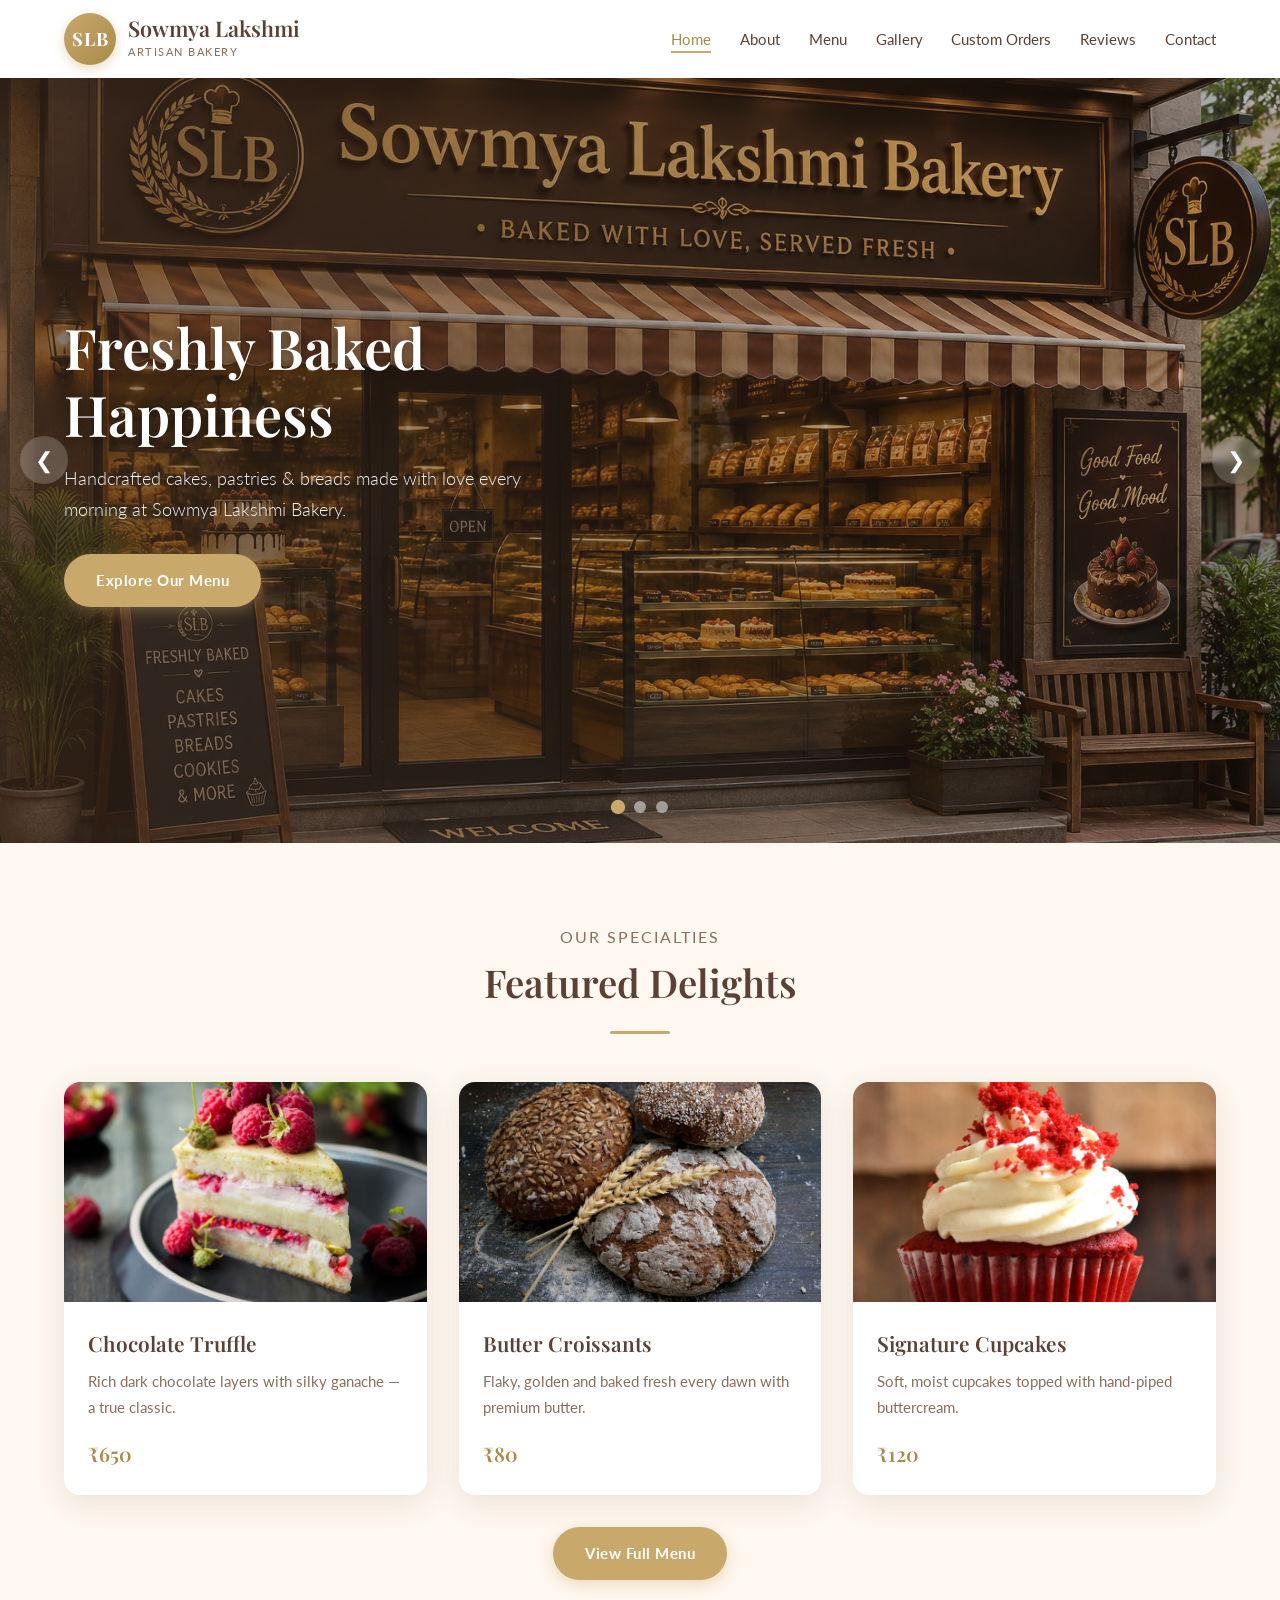
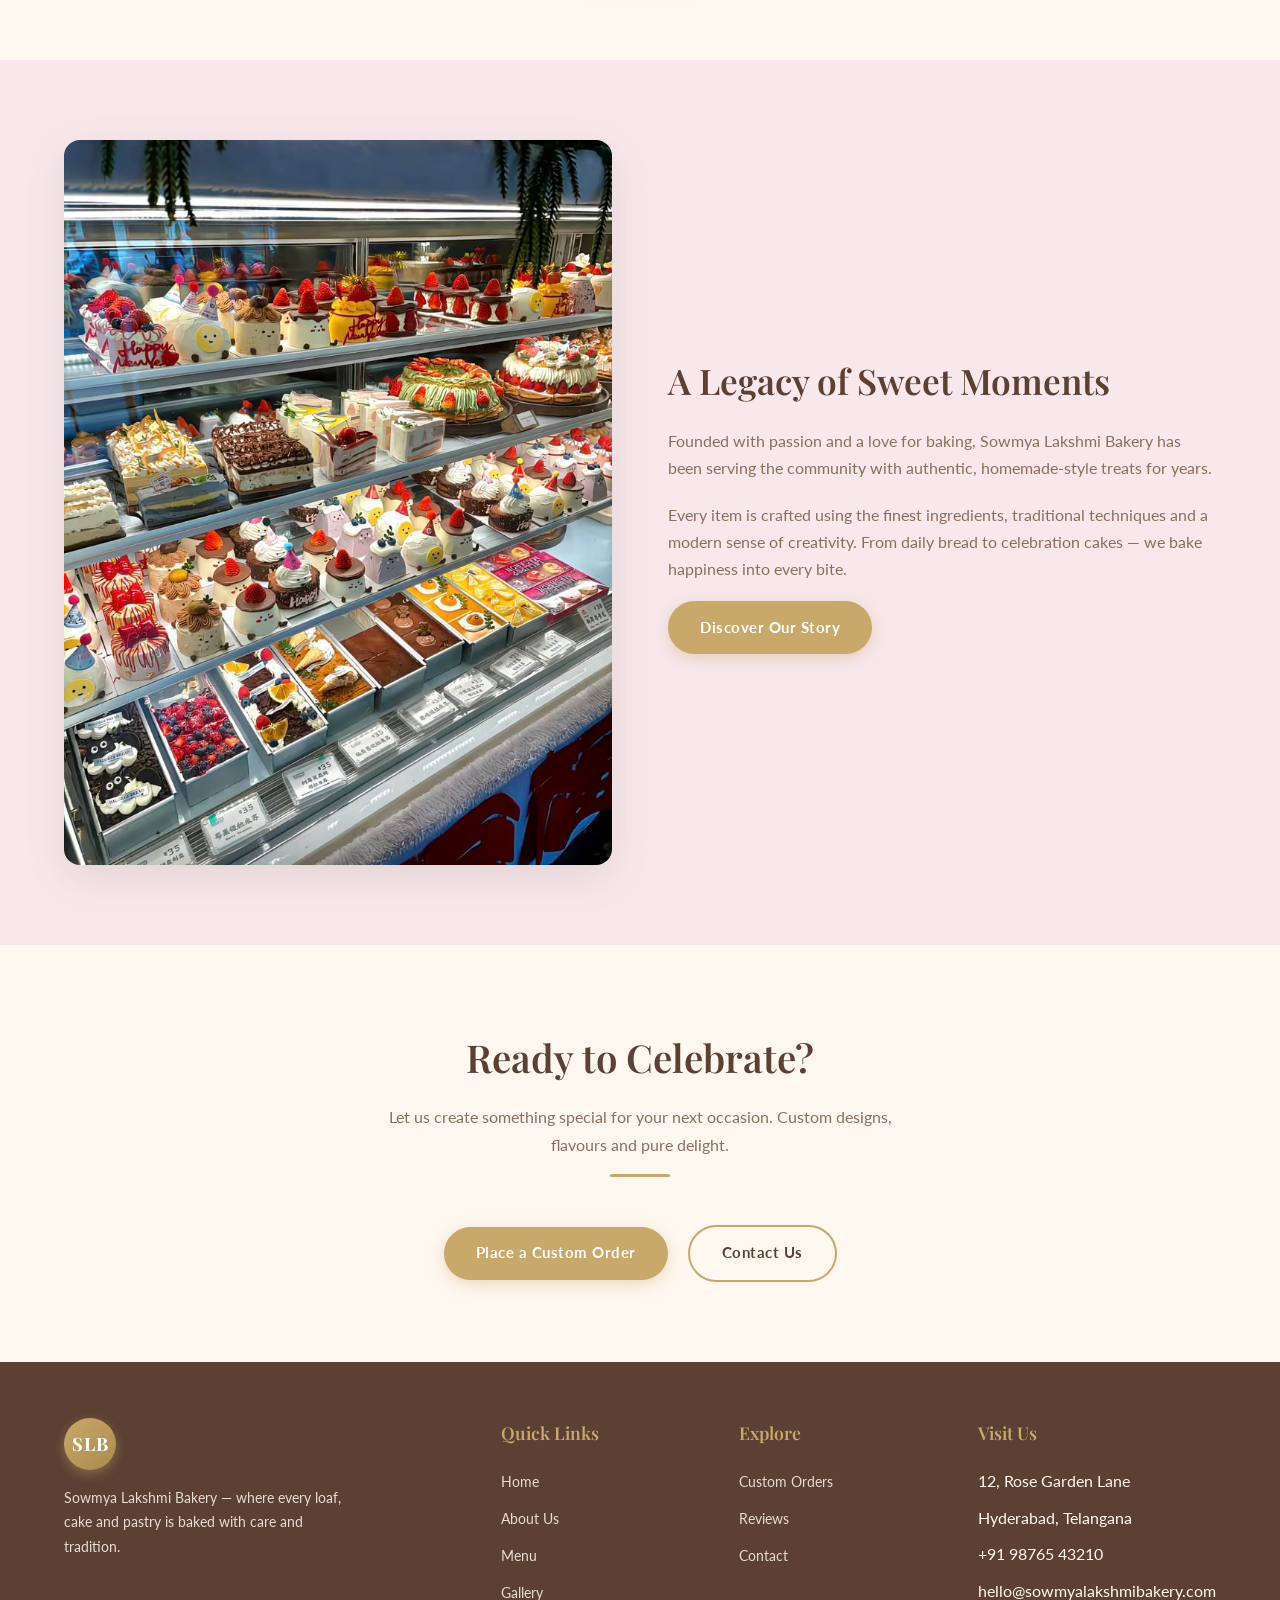
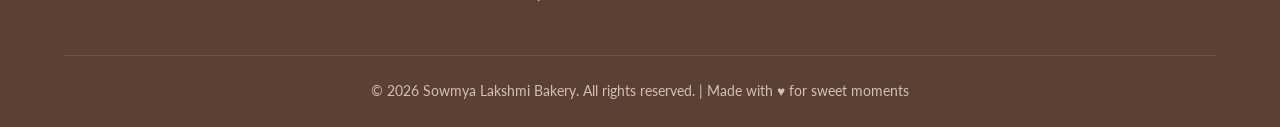
<file: bakery-website/index.html>
<!DOCTYPE html>
<html lang="en">
<head>
  <meta charset="UTF-8">
  <meta name="viewport" content="width=device-width, initial-scale=1.0">
  <title>Home | Sowmya Lakshmi Bakery</title>
  <link rel="stylesheet" href="css/styles.css">
</head>
<body>

  <!-- Header -->
  <header>
    <div class="container header-inner">
      <a href="index.html" class="logo">
        <div class="logo-mark">SLB</div>
        <div class="logo-text">
          <span class="brand">Sowmya Lakshmi</span>
          <span class="tagline">Artisan Bakery</span>
        </div>
      </a>
      <nav>
        <button class="nav-toggle" aria-label="Toggle menu">
          <span></span><span></span><span></span>
        </button>
        <ul>
          <li><a href="index.html" class="active">Home</a></li>
          <li><a href="about.html">About</a></li>
          <li><a href="menu.html">Menu</a></li>
          <li><a href="gallery.html">Gallery</a></li>
          <li><a href="custom.html">Custom Orders</a></li>
          <li><a href="reviews.html">Reviews</a></li>
          <li><a href="contact.html">Contact</a></li>
        </ul>
      </nav>
    </div>
  </header>

  <!-- Hero Slider -->
  <section class="slider-section">
    <div class="slider">
      <div class="slide active" style="background-image: url('images/shop.jpg');">
        <div class="slide-content">
          <h1>Freshly Baked Happiness</h1>
          <p>Handcrafted cakes, pastries & breads made with love every morning at Sowmya Lakshmi Bakery.</p>
          <a href="menu.html" class="btn">Explore Our Menu</a>
        </div>
      </div>
      <div class="slide" style="background-image: url('images/slider2.jpg');">
        <div class="slide-content">
          <h1>Celebrate Every Moment</h1>
          <p>Custom cakes designed for birthdays, weddings and every special occasion you cherish.</p>
          <a href="custom.html" class="btn">Order Custom Cake</a>
        </div>
      </div>
      <div class="slide" style="background-image: url('images/slider3.jpg');">
        <div class="slide-content">
          <h1>Taste the Tradition</h1>
          <p>Authentic recipes passed down with a modern twist — pure ingredients, pure joy.</p>
          <a href="about.html" class="btn btn-outline">Our Story</a>
        </div>
      </div>
    </div>
    <button class="slider-arrow prev" aria-label="Previous">&#10094;</button>
    <button class="slider-arrow next" aria-label="Next">&#10095;</button>
    <div class="slider-controls">
      <button class="dot active" aria-label="Slide 1"></button>
      <button class="dot" aria-label="Slide 2"></button>
      <button class="dot" aria-label="Slide 3"></button>
    </div>
  </section>

  <!-- Featured Products -->
  <section class="section">
    <div class="container">
      <div class="section-title">
        <p class="subtitle">Our Specialties</p>
        <h2>Featured Delights</h2>
        <div class="divider"></div>
      </div>
      <div class="cards-grid">
        <div class="card">
          <div class="card-img">
            <img src="images/cake1.jpg" alt="Chocolate Truffle Cake">
          </div>
          <div class="card-body">
            <h3>Chocolate Truffle</h3>
            <p>Rich dark chocolate layers with silky ganache — a true classic.</p>
            <span class="price">₹650</span>
          </div>
        </div>
        <div class="card">
          <div class="card-img">
            <img src="images/pastry1.jpg" alt="Fresh Croissants">
          </div>
          <div class="card-body">
            <h3>Butter Croissants</h3>
            <p>Flaky, golden and baked fresh every dawn with premium butter.</p>
            <span class="price">₹80</span>
          </div>
        </div>
        <div class="card">
          <div class="card-img">
            <img src="images/cupcake1.jpg" alt="Assorted Cupcakes">
          </div>
          <div class="card-body">
            <h3>Signature Cupcakes</h3>
            <p>Soft, moist cupcakes topped with hand-piped buttercream.</p>
            <span class="price">₹120</span>
          </div>
        </div>
      </div>
      <div class="text-center mt-2">
        <a href="menu.html" class="btn">View Full Menu</a>
      </div>
    </div>
  </section>

  <!-- About Preview -->
  <section class="section bg-soft">
    <div class="container">
      <div class="about-preview">
        <div>
          <img src="images/bake.jpg" alt="Baker at work">
        </div>
        <div class="content">
          <h2>A Legacy of Sweet Moments</h2>
          <p>Founded with passion and a love for baking, Sowmya Lakshmi Bakery has been serving the community with authentic, homemade-style treats for years.</p>
          <p>Every item is crafted using the finest ingredients, traditional techniques and a modern sense of creativity. From daily bread to celebration cakes — we bake happiness into every bite.</p>
          <a href="about.html" class="btn">Discover Our Story</a>
        </div>
      </div>
    </div>
  </section>

  <!-- CTA -->
  <section class="section">
    <div class="container text-center">
      <div class="section-title">
        <h2>Ready to Celebrate?</h2>
        <p style="color: var(--brown-light); max-width: 560px; margin: 0.8rem auto 0;">Let us create something special for your next occasion. Custom designs, flavours and pure delight.</p>
        <div class="divider"></div>
      </div>
      <a href="custom.html" class="btn">Place a Custom Order</a>
      <a href="contact.html" class="btn btn-outline" style="margin-left: 1rem; border-color: var(--gold); color: var(--brown);">Contact Us</a>
    </div>
  </section>

  <!-- Footer -->
  <footer>
    <div class="container">
      <div class="footer-grid">
        <div class="footer-brand">
          <div class="logo-mark">SLB</div>
          <p>Sowmya Lakshmi Bakery — where every loaf, cake and pastry is baked with care and tradition.</p>
        </div>
        <div class="footer-col">
          <h4>Quick Links</h4>
          <ul>
            <li><a href="index.html">Home</a></li>
            <li><a href="about.html">About Us</a></li>
            <li><a href="menu.html">Menu</a></li>
            <li><a href="gallery.html">Gallery</a></li>
          </ul>
        </div>
        <div class="footer-col">
          <h4>Explore</h4>
          <ul>
            <li><a href="custom.html">Custom Orders</a></li>
            <li><a href="reviews.html">Reviews</a></li>
            <li><a href="contact.html">Contact</a></li>
          </ul>
        </div>
        <div class="footer-col">
          <h4>Visit Us</h4>
          <ul>
            <li>12, Rose Garden Lane</li>
            <li>Hyderabad, Telangana</li>
            <li>+91 98765 43210</li>
            <li>hello@sowmyalakshmibakery.com</li>
          </ul>
        </div>
      </div>
      <div class="footer-bottom">
        &copy; 2026 Sowmya Lakshmi Bakery. All rights reserved. | Made with ♥ for sweet moments
      </div>
    </div>
  </footer>

  <script src="js/script.js"></script>
</body>
</html>
</file>
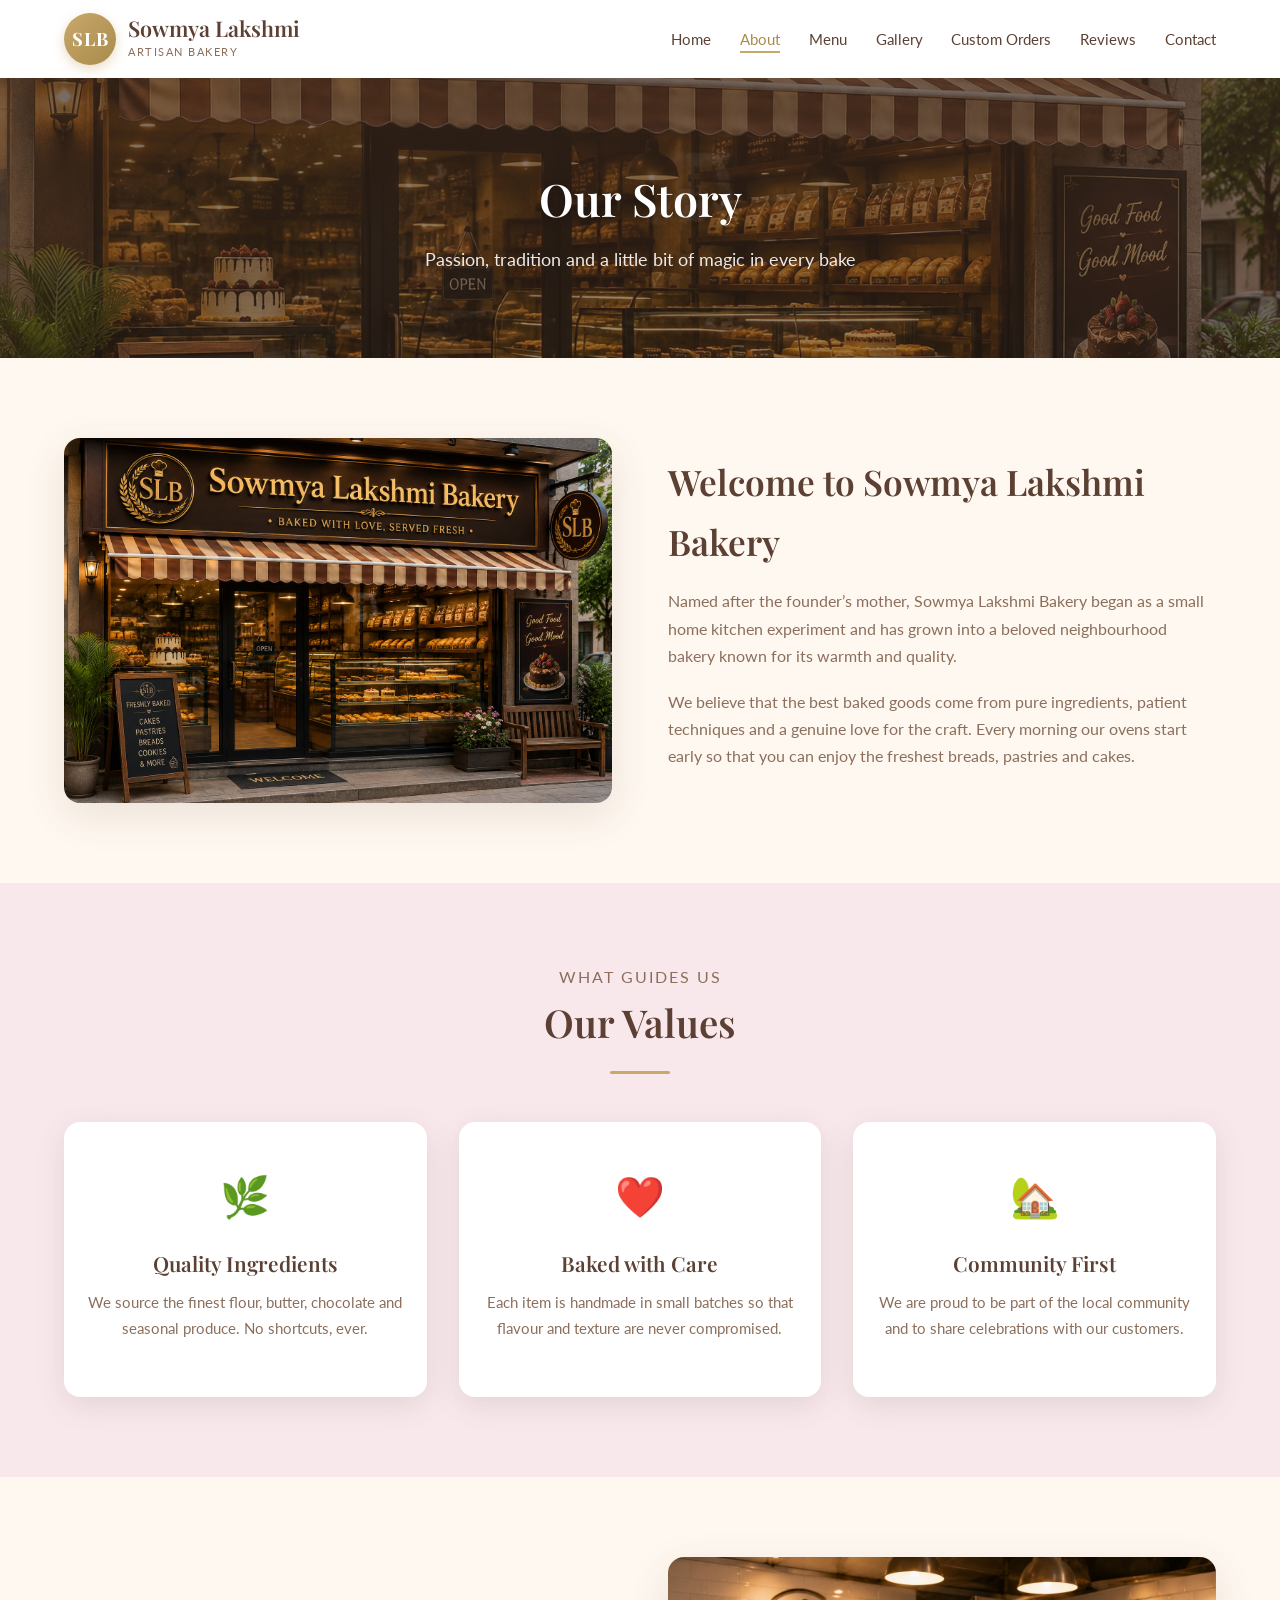
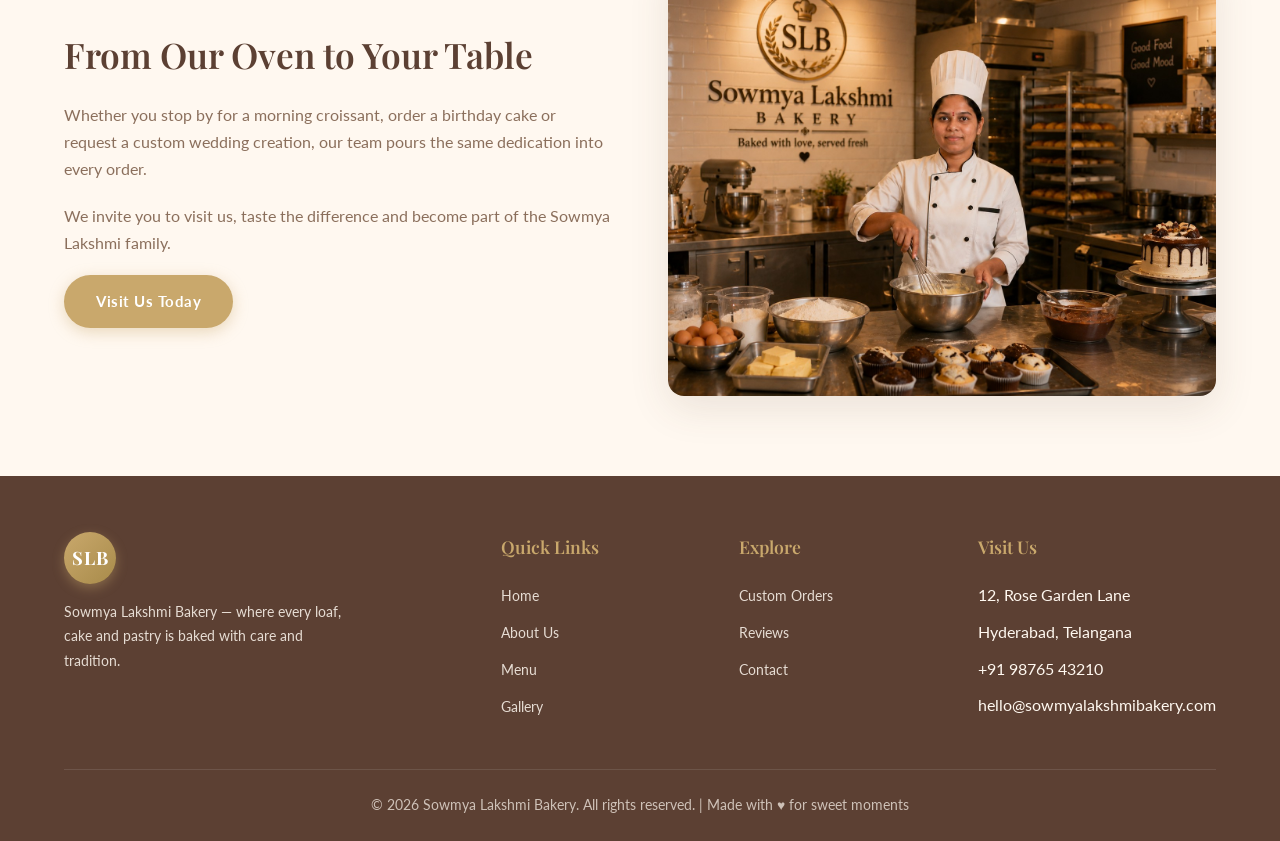
<file: bakery-website/about.html>
<!DOCTYPE html>
<html lang="en">
<head>
  <meta charset="UTF-8">
  <meta name="viewport" content="width=device-width, initial-scale=1.0">
  <title>About Us | Sowmya Lakshmi Bakery</title>
  <link rel="stylesheet" href="css/styles.css">
</head>
<body>

  <header>
    <div class="container header-inner">
      <a href="index.html" class="logo">
        <div class="logo-mark">SLB</div>
        <div class="logo-text">
          <span class="brand">Sowmya Lakshmi</span>
          <span class="tagline">Artisan Bakery</span>
        </div>
      </a>
      <nav>
        <button class="nav-toggle" aria-label="Toggle menu">
          <span></span><span></span><span></span>
        </button>
        <ul>
          <li><a href="index.html">Home</a></li>
          <li><a href="about.html" class="active">About</a></li>
          <li><a href="menu.html">Menu</a></li>
          <li><a href="gallery.html">Gallery</a></li>
          <li><a href="custom.html">Custom Orders</a></li>
          <li><a href="reviews.html">Reviews</a></li>
          <li><a href="contact.html">Contact</a></li>
        </ul>
      </nav>
    </div>
  </header>

  <section class="page-hero">
    <div>
      <h1>Our Story</h1>
      <p>Passion, tradition and a little bit of magic in every bake</p>
    </div>
  </section>

  <section class="section">
    <div class="container">
      <div class="about-preview">
        <div>
          <img src="images/shop.jpg" alt="Our bakery kitchen">
        </div>
        <div class="content">
          <h2>Welcome to Sowmya Lakshmi Bakery</h2>
          <p>Named after the founder’s mother, Sowmya Lakshmi Bakery began as a small home kitchen experiment and has grown into a beloved neighbourhood bakery known for its warmth and quality.</p>
          <p>We believe that the best baked goods come from pure ingredients, patient techniques and a genuine love for the craft. Every morning our ovens start early so that you can enjoy the freshest breads, pastries and cakes.</p>
        </div>
      </div>
    </div>
  </section>

  <section class="section bg-soft">
    <div class="container">
      <div class="section-title">
        <p class="subtitle">What Guides Us</p>
        <h2>Our Values</h2>
        <div class="divider"></div>
      </div>
      <div class="cards-grid">
        <div class="card">
          <div class="card-body" style="text-align: center; padding: 2.5rem 1.5rem;">
            <div style="font-size: 2.5rem; margin-bottom: 1rem;">🌿</div>
            <h3>Quality Ingredients</h3>
            <p>We source the finest flour, butter, chocolate and seasonal produce. No shortcuts, ever.</p>
          </div>
        </div>
        <div class="card">
          <div class="card-body" style="text-align: center; padding: 2.5rem 1.5rem;">
            <div style="font-size: 2.5rem; margin-bottom: 1rem;">❤️</div>
            <h3>Baked with Care</h3>
            <p>Each item is handmade in small batches so that flavour and texture are never compromised.</p>
          </div>
        </div>
        <div class="card">
          <div class="card-body" style="text-align: center; padding: 2.5rem 1.5rem;">
            <div style="font-size: 2.5rem; margin-bottom: 1rem;">🏡</div>
            <h3>Community First</h3>
            <p>We are proud to be part of the local community and to share celebrations with our customers.</p>
          </div>
        </div>
      </div>
    </div>
  </section>

  <section class="section">
    <div class="container">
      <div class="about-preview" style="direction: rtl;">
        <div style="direction: ltr;">
          <img src="images/chef.jpg" alt="Fresh breads and pastries">
        </div>
        <div class="content" style="direction: ltr;">
          <h2>From Our Oven to Your Table</h2>
          <p>Whether you stop by for a morning croissant, order a birthday cake or request a custom wedding creation, our team pours the same dedication into every order.</p>
          <p>We invite you to visit us, taste the difference and become part of the Sowmya Lakshmi family.</p>
          <a href="contact.html" class="btn">Visit Us Today</a>
        </div>
      </div>
    </div>
  </section>

  <footer>
    <div class="container">
      <div class="footer-grid">
        <div class="footer-brand">
          <div class="logo-mark">SLB</div>
          <p>Sowmya Lakshmi Bakery — where every loaf, cake and pastry is baked with care and tradition.</p>
        </div>
        <div class="footer-col">
          <h4>Quick Links</h4>
          <ul>
            <li><a href="index.html">Home</a></li>
            <li><a href="about.html">About Us</a></li>
            <li><a href="menu.html">Menu</a></li>
            <li><a href="gallery.html">Gallery</a></li>
          </ul>
        </div>
        <div class="footer-col">
          <h4>Explore</h4>
          <ul>
            <li><a href="custom.html">Custom Orders</a></li>
            <li><a href="reviews.html">Reviews</a></li>
            <li><a href="contact.html">Contact</a></li>
          </ul>
        </div>
        <div class="footer-col">
          <h4>Visit Us</h4>
          <ul>
            <li>12, Rose Garden Lane</li>
            <li>Hyderabad, Telangana</li>
            <li>+91 98765 43210</li>
            <li>hello@sowmyalakshmibakery.com</li>
          </ul>
        </div>
      </div>
      <div class="footer-bottom">
        &copy; 2026 Sowmya Lakshmi Bakery. All rights reserved. | Made with ♥ for sweet moments
      </div>
    </div>
  </footer>

  <script src="js/script.js"></script>
</body>
</html>
</file>
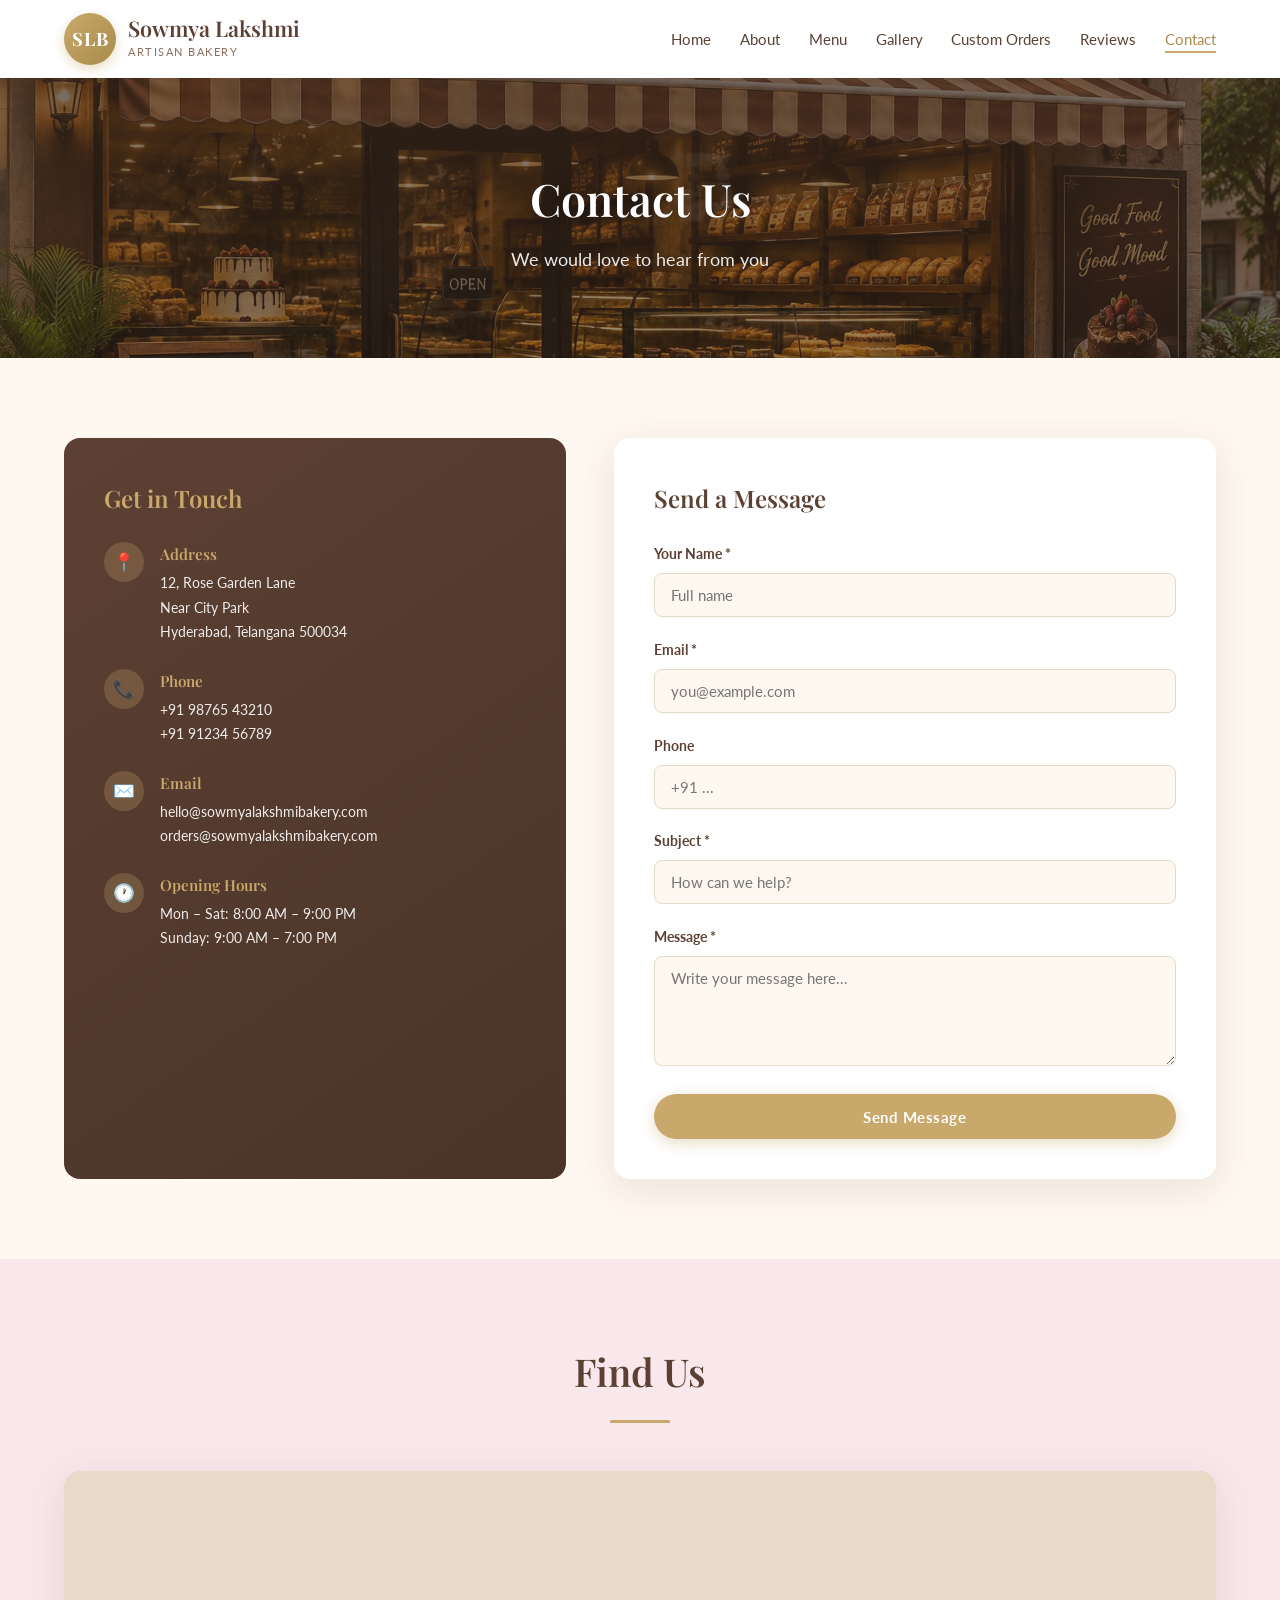
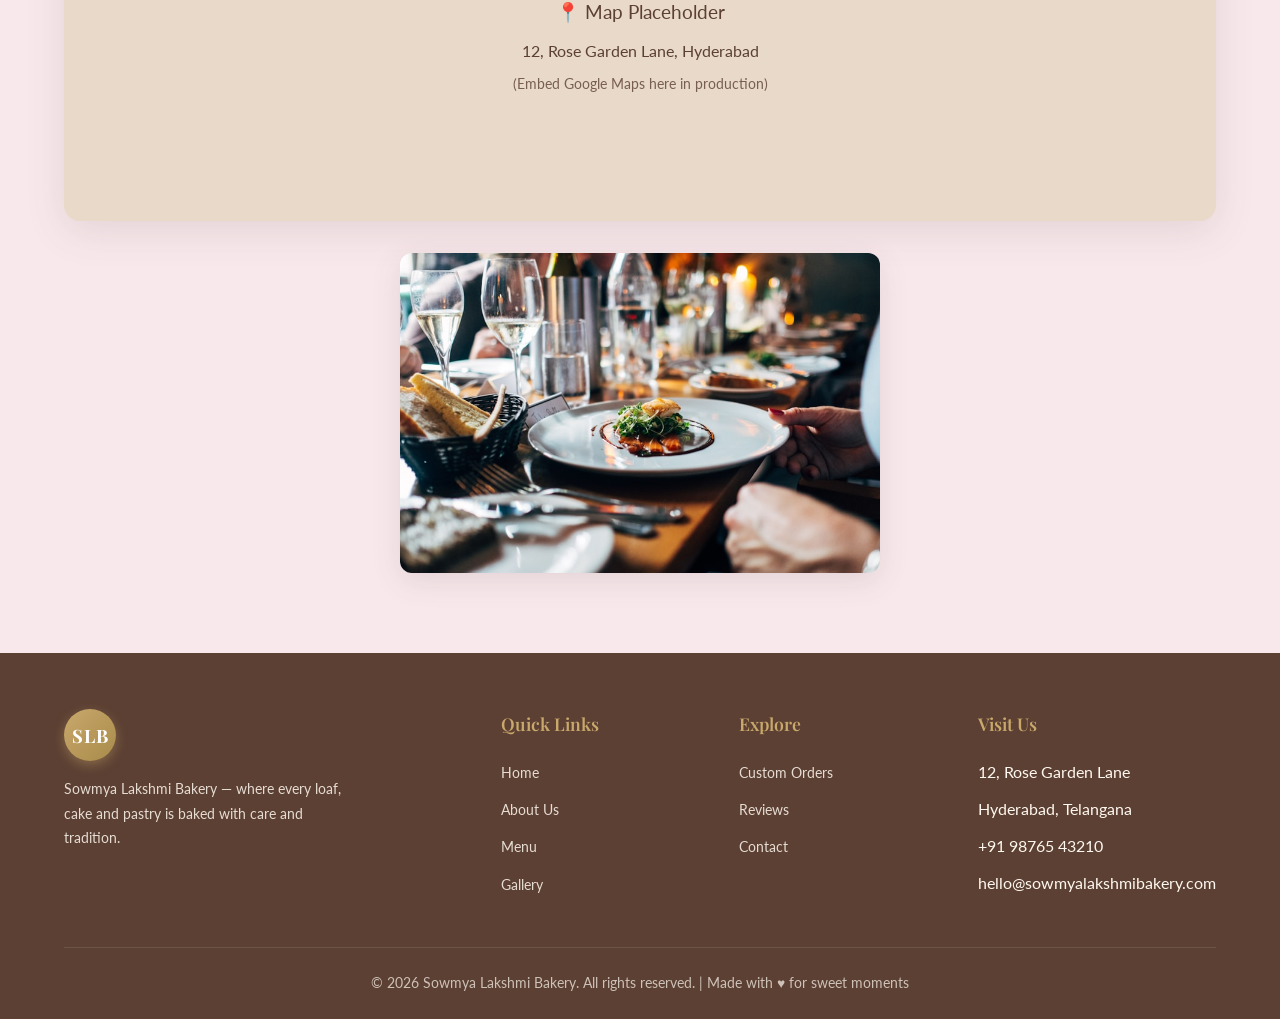
<file: bakery-website/contact.html>
<!DOCTYPE html>
<html lang="en">
<head>
  <meta charset="UTF-8">
  <meta name="viewport" content="width=device-width, initial-scale=1.0">
  <title>Contact | Sowmya Lakshmi Bakery</title>
  <link rel="stylesheet" href="css/styles.css">
</head>
<body>

  <header>
    <div class="container header-inner">
      <a href="index.html" class="logo">
        <div class="logo-mark">SLB</div>
        <div class="logo-text">
          <span class="brand">Sowmya Lakshmi</span>
          <span class="tagline">Artisan Bakery</span>
        </div>
      </a>
      <nav>
        <button class="nav-toggle" aria-label="Toggle menu">
          <span></span><span></span><span></span>
        </button>
        <ul>
          <li><a href="index.html">Home</a></li>
          <li><a href="about.html">About</a></li>
          <li><a href="menu.html">Menu</a></li>
          <li><a href="gallery.html">Gallery</a></li>
          <li><a href="custom.html">Custom Orders</a></li>
          <li><a href="reviews.html">Reviews</a></li>
          <li><a href="contact.html" class="active">Contact</a></li>
        </ul>
      </nav>
    </div>
  </header>

  <section class="page-hero">
    <div>
      <h1>Contact Us</h1>
      <p>We would love to hear from you</p>
    </div>
  </section>

  <section class="section">
    <div class="container">
      <div class="contact-grid">
        <div class="contact-info">
          <h3>Get in Touch</h3>
          <div class="info-item">
            <div class="icon">📍</div>
            <div>
              <h4>Address</h4>
              <p>12, Rose Garden Lane<br>Near City Park<br>Hyderabad, Telangana 500034</p>
            </div>
          </div>
          <div class="info-item">
            <div class="icon">📞</div>
            <div>
              <h4>Phone</h4>
              <p>+91 98765 43210<br>+91 91234 56789</p>
            </div>
          </div>
          <div class="info-item">
            <div class="icon">✉️</div>
            <div>
              <h4>Email</h4>
              <p>hello@sowmyalakshmibakery.com<br>orders@sowmyalakshmibakery.com</p>
            </div>
          </div>
          <div class="info-item">
            <div class="icon">🕐</div>
            <div>
              <h4>Opening Hours</h4>
              <p>Mon – Sat: 8:00 AM – 9:00 PM<br>Sunday: 9:00 AM – 7:00 PM</p>
            </div>
          </div>
        </div>

        <div class="form-card">
          <h2 style="margin-bottom: 1.5rem;">Send a Message</h2>
          <form id="contactForm">
            <div class="form-group">
              <label for="cname">Your Name *</label>
              <input type="text" id="cname" name="name" required placeholder="Full name">
            </div>
            <div class="form-group">
              <label for="cemail">Email *</label>
              <input type="email" id="cemail" name="email" required placeholder="you@example.com">
            </div>
            <div class="form-group">
              <label for="cphone">Phone</label>
              <input type="tel" id="cphone" name="phone" placeholder="+91 ...">
            </div>
            <div class="form-group">
              <label for="csubject">Subject *</label>
              <input type="text" id="csubject" name="subject" required placeholder="How can we help?">
            </div>
            <div class="form-group">
              <label for="cmessage">Message *</label>
              <textarea id="cmessage" name="message" required placeholder="Write your message here..."></textarea>
            </div>
            <button type="submit" class="btn" style="width: 100%;">Send Message</button>
          </form>
        </div>
      </div>
    </div>
  </section>

  <section class="section bg-soft">
    <div class="container">
      <div class="section-title">
        <h2>Find Us</h2>
        <div class="divider"></div>
      </div>
      <div style="border-radius: 16px; overflow: hidden; box-shadow: 0 10px 40px var(--shadow); height: 350px; background: #e8d9c8; display: flex; align-items: center; justify-content: center;">
        <div style="text-align: center; color: var(--brown);">
          <p style="font-size: 1.2rem; margin-bottom: 0.5rem;">📍 Map Placeholder</p>
          <p>12, Rose Garden Lane, Hyderabad</p>
          <p style="font-size: 0.9rem; opacity: 0.8; margin-top: 0.5rem;">(Embed Google Maps here in production)</p>
        </div>
      </div>
      <div class="text-center mt-2">
        <img src="images/contact1.jpg" alt="Bakery exterior" style="max-width: 480px; margin: 0 auto; border-radius: 12px; box-shadow: 0 8px 30px var(--shadow);">
      </div>
    </div>
  </section>

  <footer>
    <div class="container">
      <div class="footer-grid">
        <div class="footer-brand">
          <div class="logo-mark">SLB</div>
          <p>Sowmya Lakshmi Bakery — where every loaf, cake and pastry is baked with care and tradition.</p>
        </div>
        <div class="footer-col">
          <h4>Quick Links</h4>
          <ul>
            <li><a href="index.html">Home</a></li>
            <li><a href="about.html">About Us</a></li>
            <li><a href="menu.html">Menu</a></li>
            <li><a href="gallery.html">Gallery</a></li>
          </ul>
        </div>
        <div class="footer-col">
          <h4>Explore</h4>
          <ul>
            <li><a href="custom.html">Custom Orders</a></li>
            <li><a href="reviews.html">Reviews</a></li>
            <li><a href="contact.html">Contact</a></li>
          </ul>
        </div>
        <div class="footer-col">
          <h4>Visit Us</h4>
          <ul>
            <li>12, Rose Garden Lane</li>
            <li>Hyderabad, Telangana</li>
            <li>+91 98765 43210</li>
            <li>hello@sowmyalakshmibakery.com</li>
          </ul>
        </div>
      </div>
      <div class="footer-bottom">
        &copy; 2026 Sowmya Lakshmi Bakery. All rights reserved. | Made with ♥ for sweet moments
      </div>
    </div>
  </footer>

  <script src="js/script.js"></script>
</body>
</html>
</file>
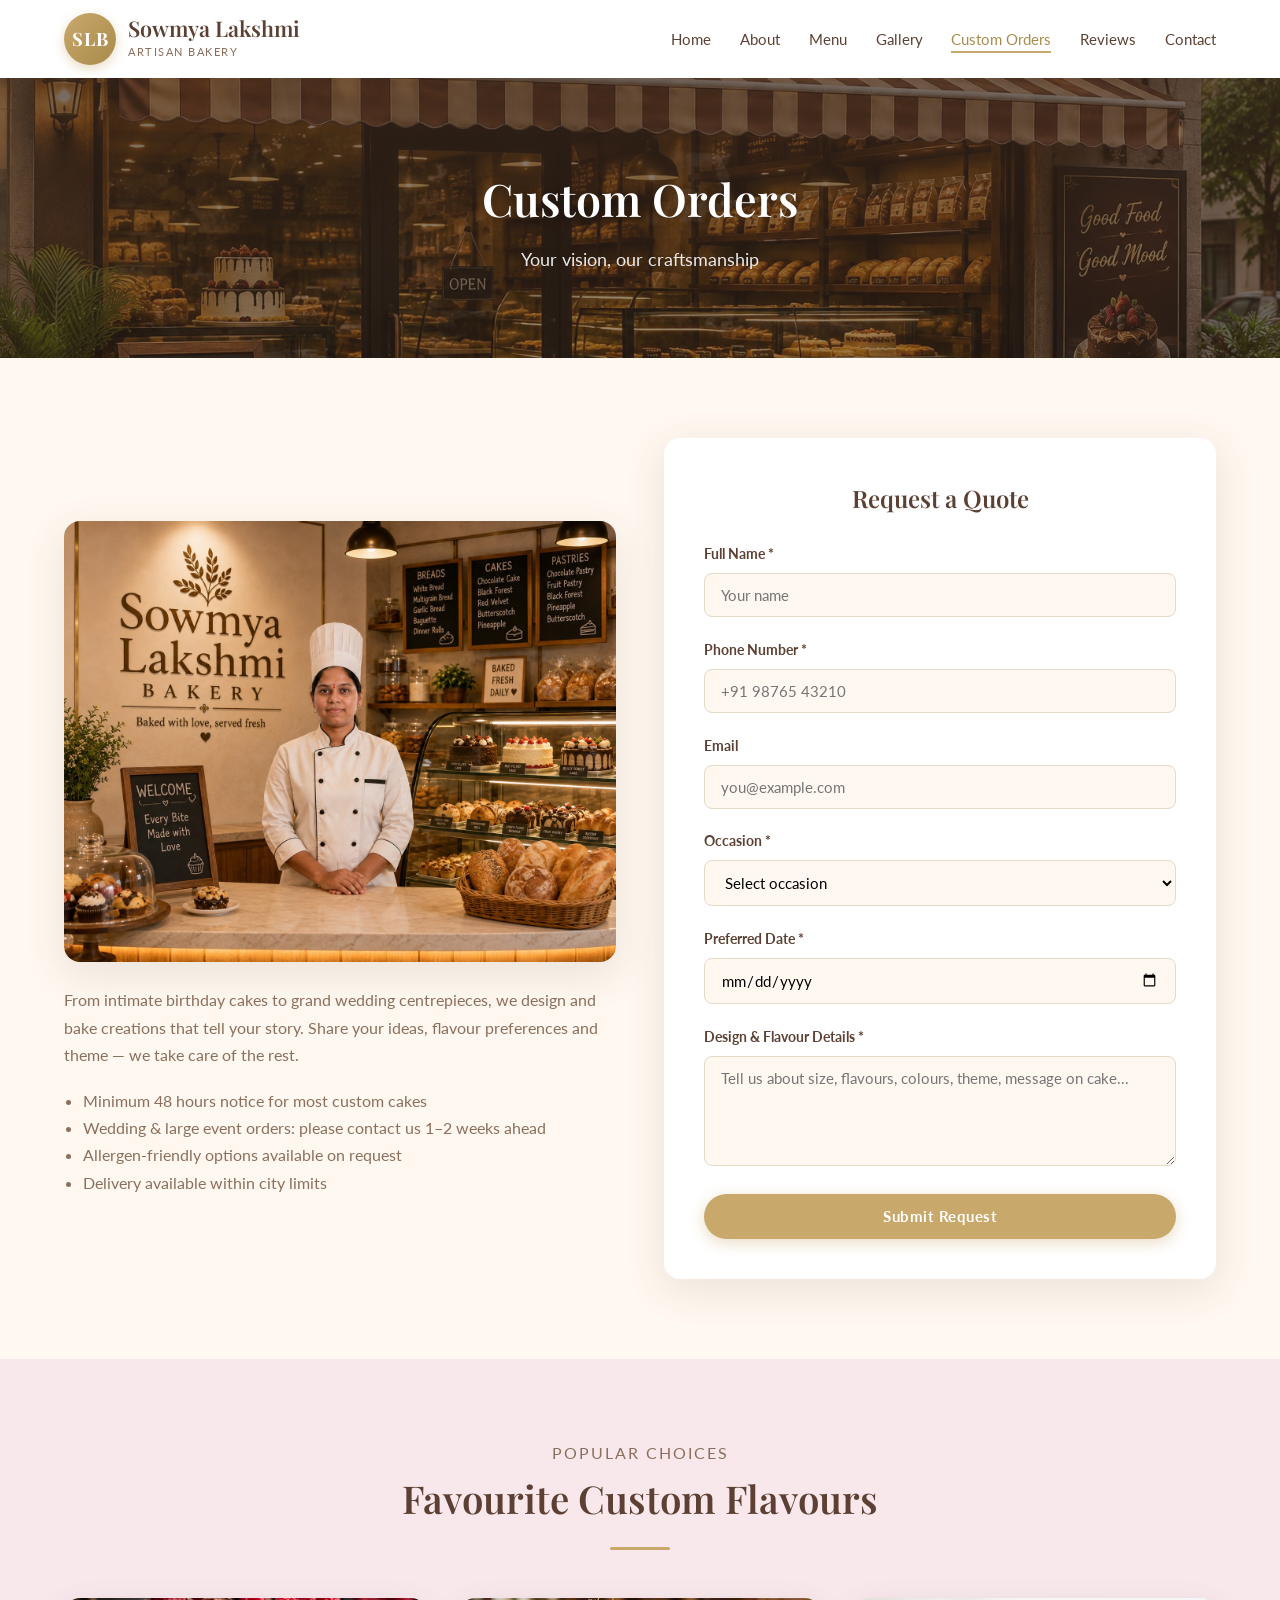
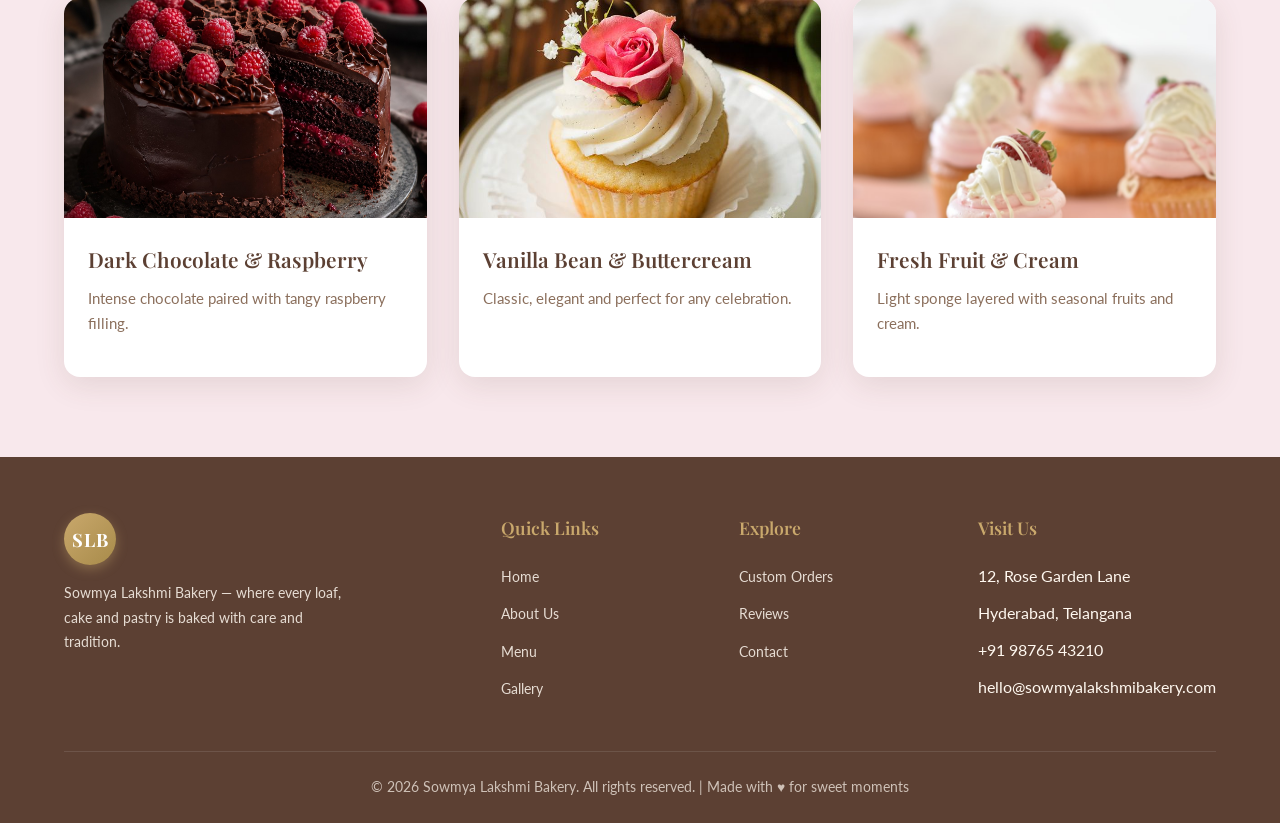
<file: bakery-website/custom.html>
<!DOCTYPE html>
<html lang="en">
<head>
  <meta charset="UTF-8">
  <meta name="viewport" content="width=device-width, initial-scale=1.0">
  <title>Custom Orders | Sowmya Lakshmi Bakery</title>
  <link rel="stylesheet" href="css/styles.css">
</head>
<body>

  <header>
    <div class="container header-inner">
      <a href="index.html" class="logo">
        <div class="logo-mark">SLB</div>
        <div class="logo-text">
          <span class="brand">Sowmya Lakshmi</span>
          <span class="tagline">Artisan Bakery</span>
        </div>
      </a>
      <nav>
        <button class="nav-toggle" aria-label="Toggle menu">
          <span></span><span></span><span></span>
        </button>
        <ul>
          <li><a href="index.html">Home</a></li>
          <li><a href="about.html">About</a></li>
          <li><a href="menu.html">Menu</a></li>
          <li><a href="gallery.html">Gallery</a></li>
          <li><a href="custom.html" class="active">Custom Orders</a></li>
          <li><a href="reviews.html">Reviews</a></li>
          <li><a href="contact.html">Contact</a></li>
        </ul>
      </nav>
    </div>
  </header>

  <section class="page-hero">
    <div>
      <h1>Custom Orders</h1>
      <p>Your vision, our craftsmanship</p>
    </div>
  </section>

  <section class="section">
    <div class="container">
      <div class="custom-hero">
        <div>
          <img src="images/abouts.jpg" alt="Custom celebration cake" style="border-radius: 16px; box-shadow: 0 12px 40px var(--shadow);">
          <p style="margin-top: 1.5rem; color: var(--brown-light);">From intimate birthday cakes to grand wedding centrepieces, we design and bake creations that tell your story. Share your ideas, flavour preferences and theme — we take care of the rest.</p>
          <ul style="margin-top: 1.2rem; color: var(--brown-light); padding-left: 1.2rem;">
            <li>Minimum 48 hours notice for most custom cakes</li>
            <li>Wedding & large event orders: please contact us 1–2 weeks ahead</li>
            <li>Allergen-friendly options available on request</li>
            <li>Delivery available within city limits</li>
          </ul>
        </div>
        <div class="form-card">
          <h2 style="margin-bottom: 1.5rem; text-align: center;">Request a Quote</h2>
          <form id="customForm">
            <div class="form-group">
              <label for="name">Full Name *</label>
              <input type="text" id="name" name="name" required placeholder="Your name">
            </div>
            <div class="form-group">
              <label for="phone">Phone Number *</label>
              <input type="tel" id="phone" name="phone" required placeholder="+91 98765 43210">
            </div>
            <div class="form-group">
              <label for="email">Email</label>
              <input type="email" id="email" name="email" placeholder="you@example.com">
            </div>
            <div class="form-group">
              <label for="occasion">Occasion *</label>
              <select id="occasion" name="occasion" required>
                <option value="">Select occasion</option>
                <option value="birthday">Birthday</option>
                <option value="wedding">Wedding</option>
                <option value="anniversary">Anniversary</option>
                <option value="corporate">Corporate Event</option>
                <option value="other">Other</option>
              </select>
            </div>
            <div class="form-group">
              <label for="date">Preferred Date *</label>
              <input type="date" id="date" name="date" required>
            </div>
            <div class="form-group">
              <label for="details">Design & Flavour Details *</label>
              <textarea id="details" name="details" required placeholder="Tell us about size, flavours, colours, theme, message on cake..."></textarea>
            </div>
            <button type="submit" class="btn" style="width: 100%;">Submit Request</button>
          </form>
        </div>
      </div>
    </div>
  </section>

  <section class="section bg-soft">
    <div class="container">
      <div class="section-title">
        <p class="subtitle">Popular Choices</p>
        <h2>Favourite Custom Flavours</h2>
        <div class="divider"></div>
      </div>
      <div class="cards-grid">
        <div class="card">
          <div class="card-img">
            <img src="images/rasp.jpg" alt="Chocolate">
          </div>
          <div class="card-body">
            <h3>Dark Chocolate & Raspberry</h3>
            <p>Intense chocolate paired with tangy raspberry filling.</p>
          </div>
        </div>
        <div class="card">
          <div class="card-img">
            <img src="images/butter.jpg" alt="Vanilla">
          </div>
          <div class="card-body">
            <h3>Vanilla Bean & Buttercream</h3>
            <p>Classic, elegant and perfect for any celebration.</p>
          </div>
        </div>
        <div class="card">
          <div class="card-img">
            <img src="images/gallery3.jpg" alt="Fruit">
          </div>
          <div class="card-body">
            <h3>Fresh Fruit & Cream</h3>
            <p>Light sponge layered with seasonal fruits and cream.</p>
          </div>
        </div>
      </div>
    </div>
  </section>

  <footer>
    <div class="container">
      <div class="footer-grid">
        <div class="footer-brand">
          <div class="logo-mark">SLB</div>
          <p>Sowmya Lakshmi Bakery — where every loaf, cake and pastry is baked with care and tradition.</p>
        </div>
        <div class="footer-col">
          <h4>Quick Links</h4>
          <ul>
            <li><a href="index.html">Home</a></li>
            <li><a href="about.html">About Us</a></li>
            <li><a href="menu.html">Menu</a></li>
            <li><a href="gallery.html">Gallery</a></li>
          </ul>
        </div>
        <div class="footer-col">
          <h4>Explore</h4>
          <ul>
            <li><a href="custom.html">Custom Orders</a></li>
            <li><a href="reviews.html">Reviews</a></li>
            <li><a href="contact.html">Contact</a></li>
          </ul>
        </div>
        <div class="footer-col">
          <h4>Visit Us</h4>
          <ul>
            <li>12, Rose Garden Lane</li>
            <li>Hyderabad, Telangana</li>
            <li>+91 98765 43210</li>
            <li>hello@sowmyalakshmibakery.com</li>
          </ul>
        </div>
      </div>
      <div class="footer-bottom">
        &copy; 2026 Sowmya Lakshmi Bakery. All rights reserved. | Made with ♥ for sweet moments
      </div>
    </div>
  </footer>

  <script src="js/script.js"></script>
</body>
</html>
</file>
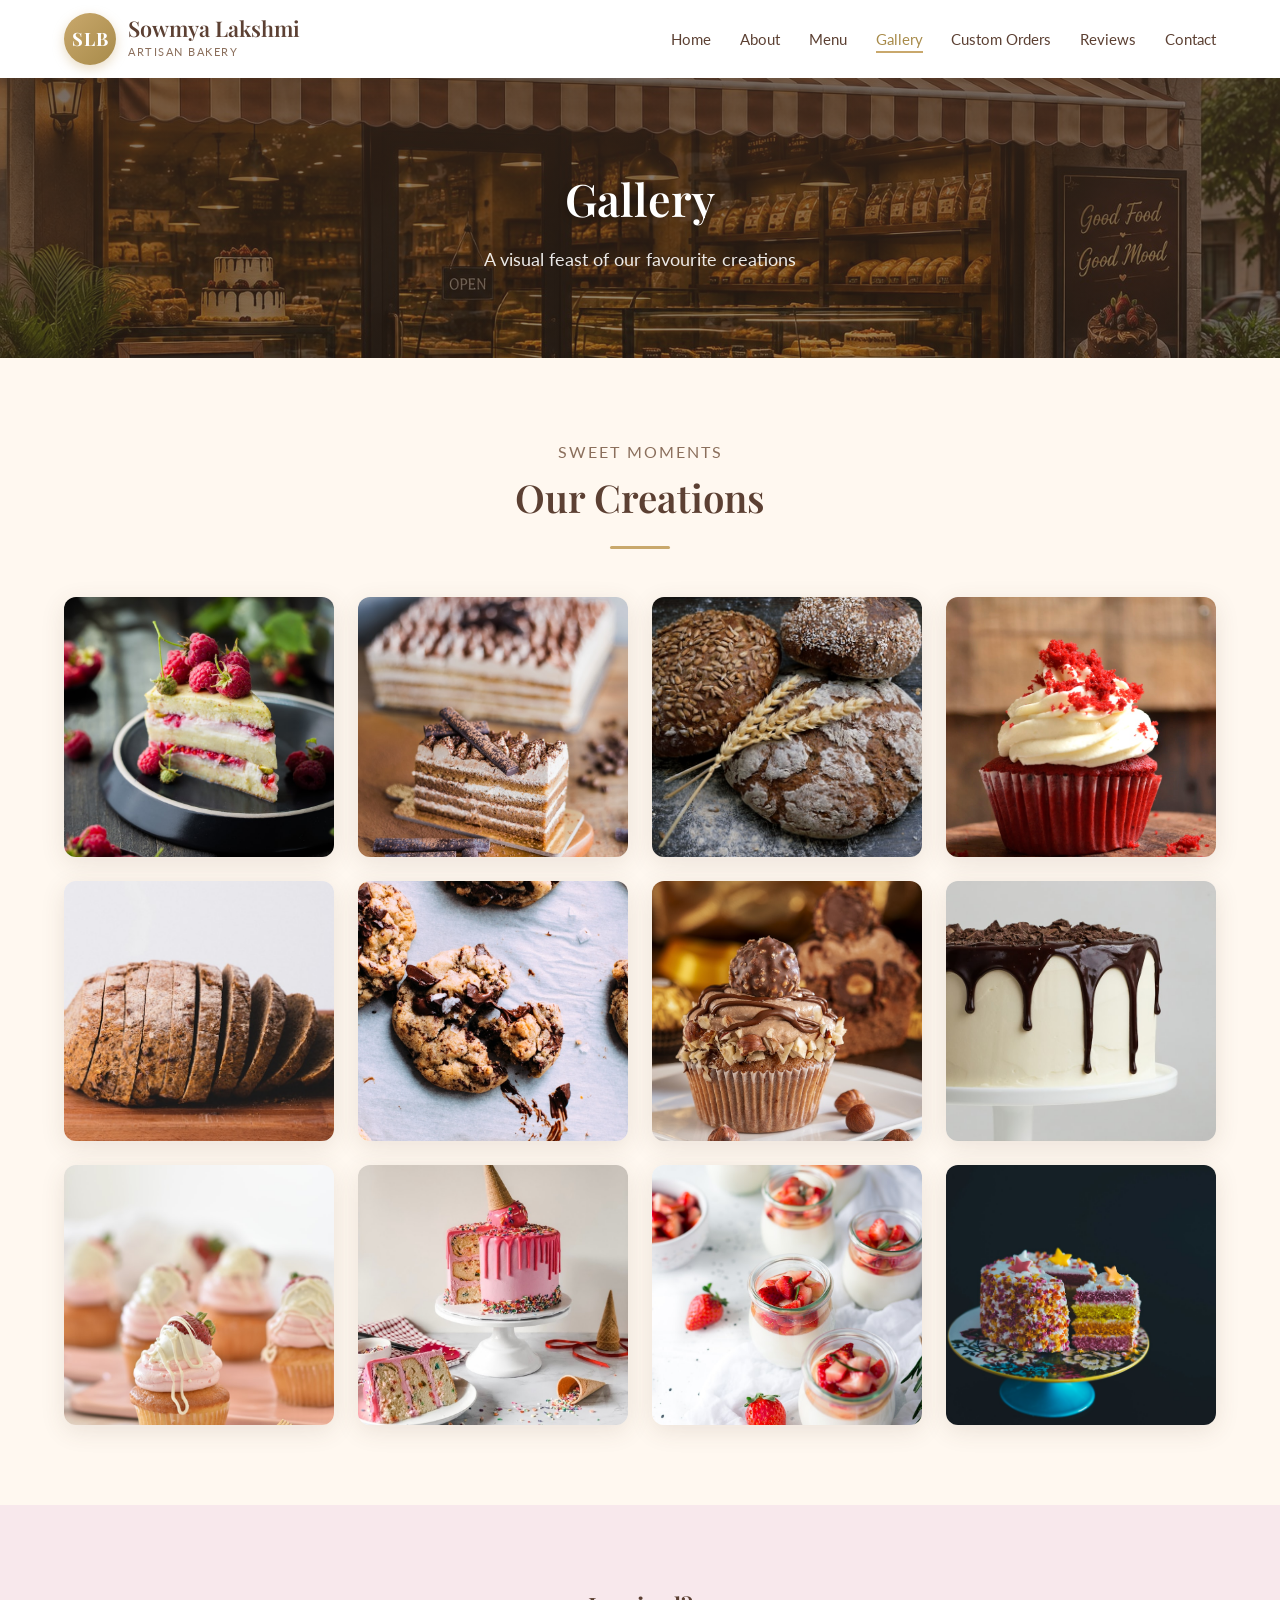
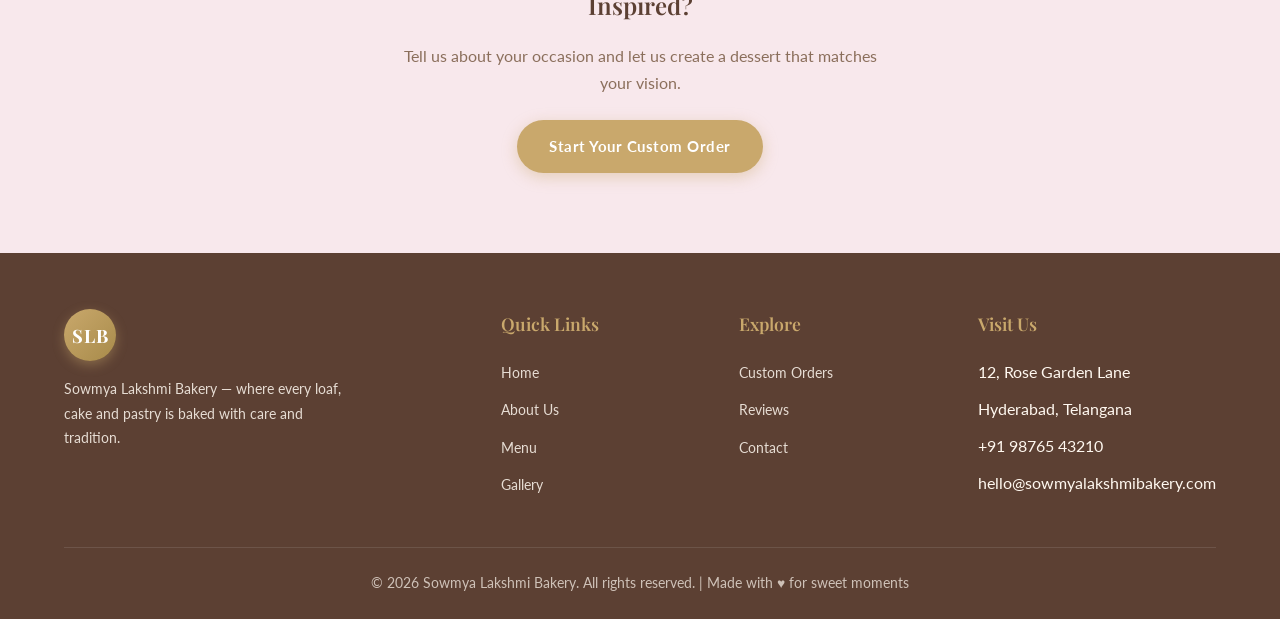
<file: bakery-website/gallery.html>
<!DOCTYPE html>
<html lang="en">
<head>
  <meta charset="UTF-8">
  <meta name="viewport" content="width=device-width, initial-scale=1.0">
  <title>Gallery | Sowmya Lakshmi Bakery</title>
  <link rel="stylesheet" href="css/styles.css">
</head>
<body>

  <header>
    <div class="container header-inner">
      <a href="index.html" class="logo">
        <div class="logo-mark">SLB</div>
        <div class="logo-text">
          <span class="brand">Sowmya Lakshmi</span>
          <span class="tagline">Artisan Bakery</span>
        </div>
      </a>
      <nav>
        <button class="nav-toggle" aria-label="Toggle menu">
          <span></span><span></span><span></span>
        </button>
        <ul>
          <li><a href="index.html">Home</a></li>
          <li><a href="about.html">About</a></li>
          <li><a href="menu.html">Menu</a></li>
          <li><a href="gallery.html" class="active">Gallery</a></li>
          <li><a href="custom.html">Custom Orders</a></li>
          <li><a href="reviews.html">Reviews</a></li>
          <li><a href="contact.html">Contact</a></li>
        </ul>
      </nav>
    </div>
  </header>

  <section class="page-hero">
    <div>
      <h1>Gallery</h1>
      <p>A visual feast of our favourite creations</p>
    </div>
  </section>

  <section class="section">
    <div class="container">
      <div class="section-title">
        <p class="subtitle">Sweet Moments</p>
        <h2>Our Creations</h2>
        <div class="divider"></div>
      </div>

      <div class="gallery-grid">
        <div class="gallery-item">
          <img src="images/cake1.jpg" alt="Chocolate Cake">
          <div class="overlay"><span>Chocolate Truffle</span></div>
        </div>
        <div class="gallery-item">
          <img src="images/cake2.jpg" alt="Layered Cake">
          <div class="overlay"><span>Celebration Cake</span></div>
        </div>
        <div class="gallery-item">
          <img src="images/pastry1.jpg" alt="Croissants">
          <div class="overlay"><span>Fresh Croissants</span></div>
        </div>
        <div class="gallery-item">
          <img src="images/cupcake1.jpg" alt="Cupcakes">
          <div class="overlay"><span>Signature Cupcakes</span></div>
        </div>
        <div class="gallery-item">
          <img src="images/bread1.jpg" alt="Artisan Bread">
          <div class="overlay"><span>Artisan Breads</span></div>
        </div>
        <div class="gallery-item">
          <img src="images/cookies1.jpg" alt="Cookies">
          <div class="overlay"><span>Homestyle Cookies</span></div>
        </div>
        <div class="gallery-item">
          <img src="images/gallery1.jpg" alt="Pastries">
          <div class="overlay"><span>Danish Pastries</span></div>
        </div>
        <div class="gallery-item">
          <img src="images/gallery2.jpg" alt="Bakery Display">
          <div class="overlay"><span>Daily Selection</span></div>
        </div>
        <div class="gallery-item">
          <img src="images/gallery3.jpg" alt="Dessert">
          <div class="overlay"><span>Seasonal Specials</span></div>
        </div>
        <div class="gallery-item">
          <img src="images/custom1.jpg" alt="Custom Cake">
          <div class="overlay"><span>Custom Designs</span></div>
        </div>
        <div class="gallery-item">
          <img src="images/review1.jpg" alt="Dessert Plate">
          <div class="overlay"><span>Dessert Platters</span></div>
        </div>
        <div class="gallery-item">
          <img src="images/slider2.jpg" alt="Wedding Cake">
          <div class="overlay"><span>Wedding Cakes</span></div>
        </div>
      </div>
    </div>
  </section>

  <section class="section bg-soft">
    <div class="container text-center">
      <h2 style="margin-bottom: 1rem;">Inspired?</h2>
      <p style="color: var(--brown-light); max-width: 500px; margin: 0 auto 1.5rem;">Tell us about your occasion and let us create a dessert that matches your vision.</p>
      <a href="custom.html" class="btn">Start Your Custom Order</a>
    </div>
  </section>

  <footer>
    <div class="container">
      <div class="footer-grid">
        <div class="footer-brand">
          <div class="logo-mark">SLB</div>
          <p>Sowmya Lakshmi Bakery — where every loaf, cake and pastry is baked with care and tradition.</p>
        </div>
        <div class="footer-col">
          <h4>Quick Links</h4>
          <ul>
            <li><a href="index.html">Home</a></li>
            <li><a href="about.html">About Us</a></li>
            <li><a href="menu.html">Menu</a></li>
            <li><a href="gallery.html">Gallery</a></li>
          </ul>
        </div>
        <div class="footer-col">
          <h4>Explore</h4>
          <ul>
            <li><a href="custom.html">Custom Orders</a></li>
            <li><a href="reviews.html">Reviews</a></li>
            <li><a href="contact.html">Contact</a></li>
          </ul>
        </div>
        <div class="footer-col">
          <h4>Visit Us</h4>
          <ul>
            <li>12, Rose Garden Lane</li>
            <li>Hyderabad, Telangana</li>
            <li>+91 98765 43210</li>
            <li>hello@sowmyalakshmibakery.com</li>
          </ul>
        </div>
      </div>
      <div class="footer-bottom">
        &copy; 2026 Sowmya Lakshmi Bakery. All rights reserved. | Made with ♥ for sweet moments
      </div>
    </div>
  </footer>

  <script src="js/script.js"></script>
</body>
</html>
</file>
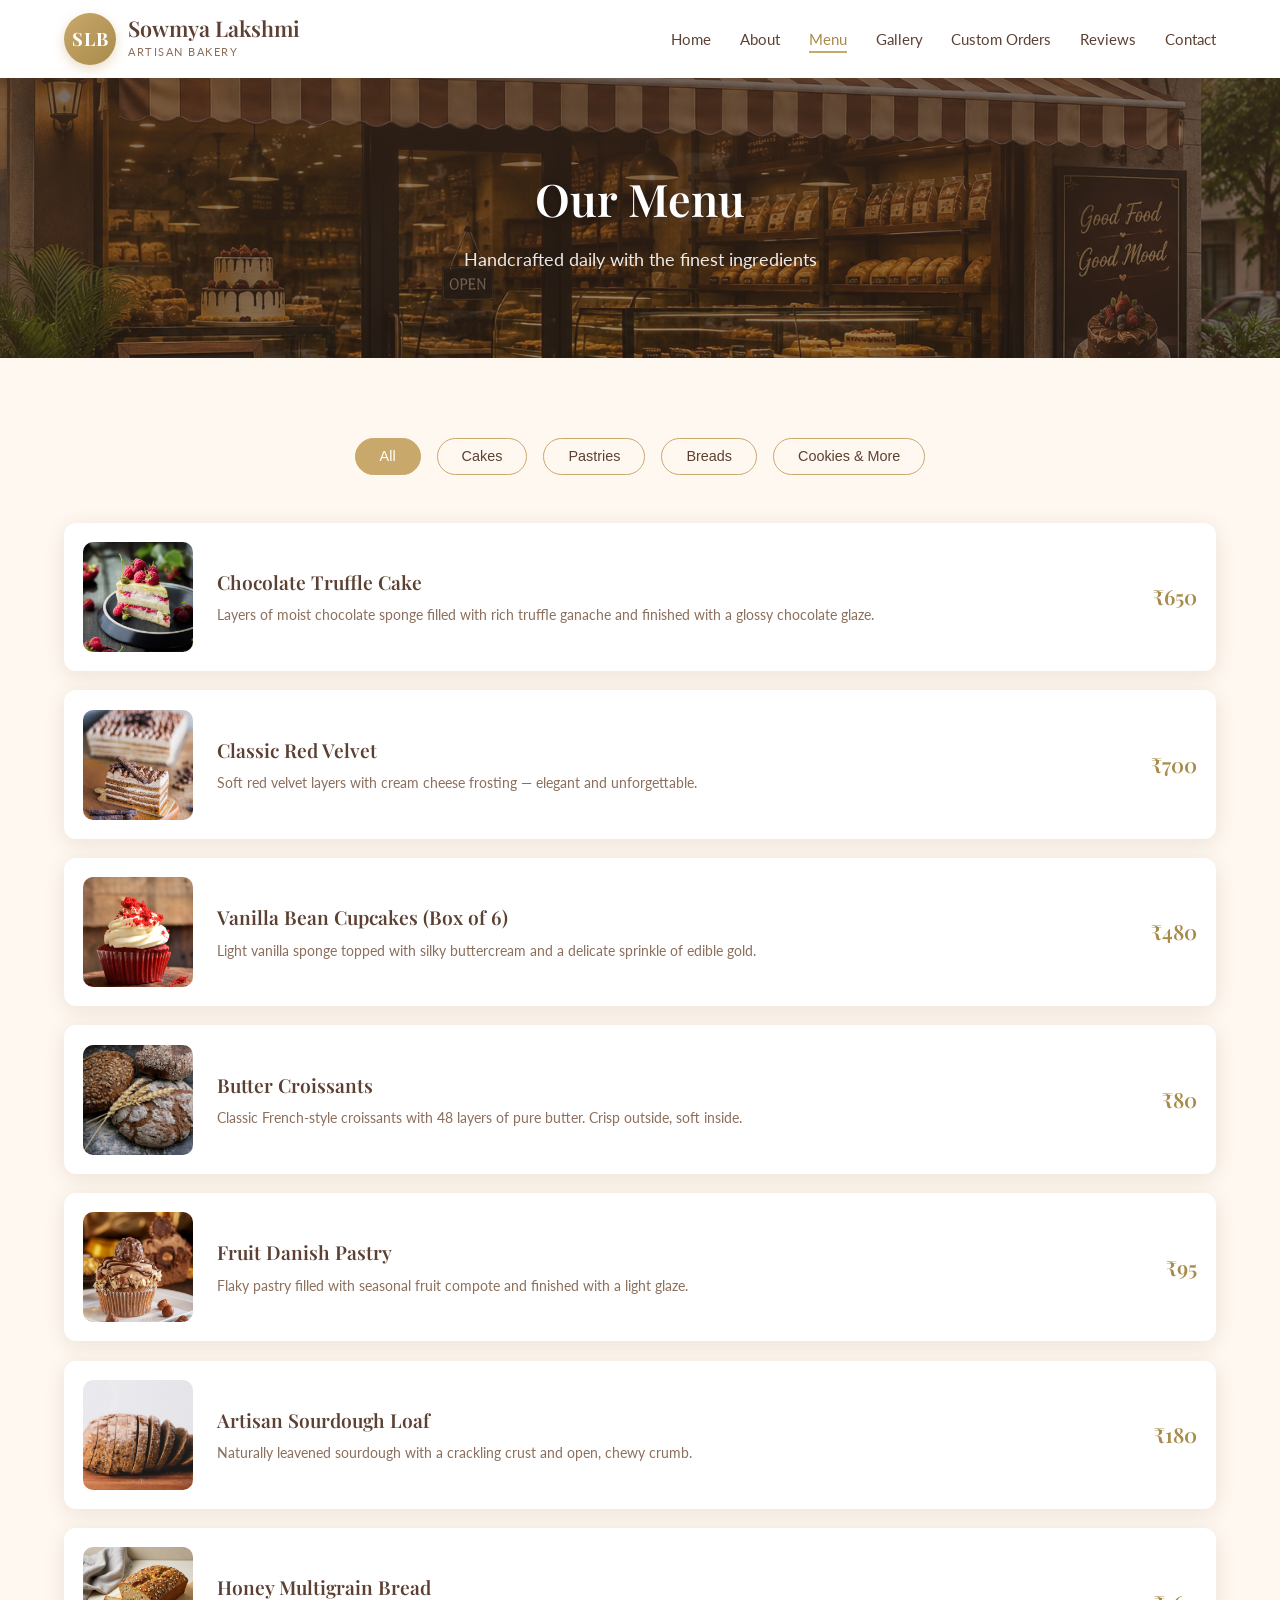
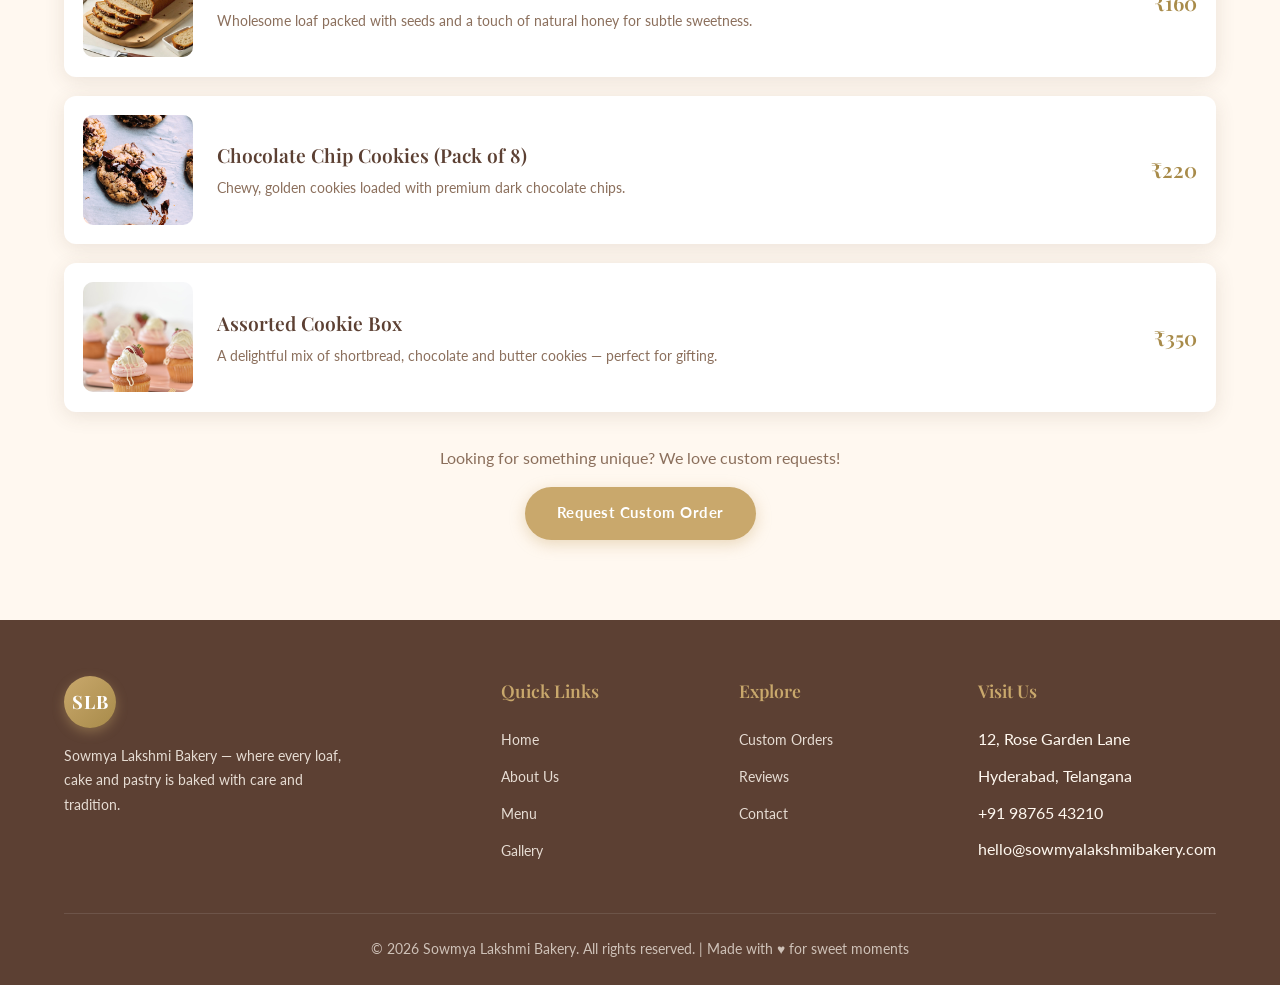
<file: bakery-website/menu.html>
<!DOCTYPE html>
<html lang="en">
<head>
  <meta charset="UTF-8">
  <meta name="viewport" content="width=device-width, initial-scale=1.0">
  <title>Menu | Sowmya Lakshmi Bakery</title>
  <link rel="stylesheet" href="css/styles.css">
</head>
<body>

  <header>
    <div class="container header-inner">
      <a href="index.html" class="logo">
        <div class="logo-mark">SLB</div>
        <div class="logo-text">
          <span class="brand">Sowmya Lakshmi</span>
          <span class="tagline">Artisan Bakery</span>
        </div>
      </a>
      <nav>
        <button class="nav-toggle" aria-label="Toggle menu">
          <span></span><span></span><span></span>
        </button>
        <ul>
          <li><a href="index.html">Home</a></li>
          <li><a href="about.html">About</a></li>
          <li><a href="menu.html" class="active">Menu</a></li>
          <li><a href="gallery.html">Gallery</a></li>
          <li><a href="custom.html">Custom Orders</a></li>
          <li><a href="reviews.html">Reviews</a></li>
          <li><a href="contact.html">Contact</a></li>
        </ul>
      </nav>
    </div>
  </header>

  <section class="page-hero">
    <div>
      <h1>Our Menu</h1>
      <p>Handcrafted daily with the finest ingredients</p>
    </div>
  </section>

  <section class="section">
    <div class="container">
      <div class="menu-categories">
        <button class="cat-btn active" data-category="all">All</button>
        <button class="cat-btn" data-category="cakes">Cakes</button>
        <button class="cat-btn" data-category="pastries">Pastries</button>
        <button class="cat-btn" data-category="breads">Breads</button>
        <button class="cat-btn" data-category="cookies">Cookies & More</button>
      </div>

      <!-- Cakes -->
      <div class="menu-item" data-category="cakes">
        <img src="images/cake1.jpg" alt="Chocolate Truffle Cake">
        <div class="menu-item-info">
          <h3>Chocolate Truffle Cake</h3>
          <p>Layers of moist chocolate sponge filled with rich truffle ganache and finished with a glossy chocolate glaze.</p>
        </div>
        <span class="price">₹650</span>
      </div>

      <div class="menu-item" data-category="cakes">
        <img src="images/cake2.jpg" alt="Red Velvet Cake">
        <div class="menu-item-info">
          <h3>Classic Red Velvet</h3>
          <p>Soft red velvet layers with cream cheese frosting — elegant and unforgettable.</p>
        </div>
        <span class="price">₹700</span>
      </div>

      <div class="menu-item" data-category="cakes">
        <img src="images/cupcake1.jpg" alt="Vanilla Cupcakes">
        <div class="menu-item-info">
          <h3>Vanilla Bean Cupcakes (Box of 6)</h3>
          <p>Light vanilla sponge topped with silky buttercream and a delicate sprinkle of edible gold.</p>
        </div>
        <span class="price">₹480</span>
      </div>

      <!-- Pastries -->
      <div class="menu-item" data-category="pastries">
        <img src="images/pastry1.jpg" alt="Butter Croissants">
        <div class="menu-item-info">
          <h3>Butter Croissants</h3>
          <p>Classic French-style croissants with 48 layers of pure butter. Crisp outside, soft inside.</p>
        </div>
        <span class="price">₹80</span>
      </div>

      <div class="menu-item" data-category="pastries">
        <img src="images/gallery1.jpg" alt="Fruit Danish">
        <div class="menu-item-info">
          <h3>Fruit Danish Pastry</h3>
          <p>Flaky pastry filled with seasonal fruit compote and finished with a light glaze.</p>
        </div>
        <span class="price">₹95</span>
      </div>

      <!-- Breads -->
      <div class="menu-item" data-category="breads">
        <img src="images/bread1.jpg" alt="Artisan Sourdough">
        <div class="menu-item-info">
          <h3>Artisan Sourdough Loaf</h3>
          <p>Naturally leavened sourdough with a crackling crust and open, chewy crumb.</p>
        </div>
        <span class="price">₹180</span>
      </div>

      <div class="menu-item" data-category="breads">
        <img src="images/honey.jpg" alt="Multigrain Bread">
        <div class="menu-item-info">
          <h3>Honey Multigrain Bread</h3>
          <p>Wholesome loaf packed with seeds and a touch of natural honey for subtle sweetness.</p>
        </div>
        <span class="price">₹160</span>
      </div>

      <!-- Cookies -->
      <div class="menu-item" data-category="cookies">
        <img src="images/cookies1.jpg" alt="Chocolate Chip Cookies">
        <div class="menu-item-info">
          <h3>Chocolate Chip Cookies (Pack of 8)</h3>
          <p>Chewy, golden cookies loaded with premium dark chocolate chips.</p>
        </div>
        <span class="price">₹220</span>
      </div>

      <div class="menu-item" data-category="cookies">
        <img src="images/gallery3.jpg" alt="Assorted Cookies">
        <div class="menu-item-info">
          <h3>Assorted Cookie Box</h3>
          <p>A delightful mix of shortbread, chocolate and butter cookies — perfect for gifting.</p>
        </div>
        <span class="price">₹350</span>
      </div>

      <div class="text-center mt-2">
        <p style="color: var(--brown-light); margin-bottom: 1rem;">Looking for something unique? We love custom requests!</p>
        <a href="custom.html" class="btn">Request Custom Order</a>
      </div>
    </div>
  </section>

  <footer>
    <div class="container">
      <div class="footer-grid">
        <div class="footer-brand">
          <div class="logo-mark">SLB</div>
          <p>Sowmya Lakshmi Bakery — where every loaf, cake and pastry is baked with care and tradition.</p>
        </div>
        <div class="footer-col">
          <h4>Quick Links</h4>
          <ul>
            <li><a href="index.html">Home</a></li>
            <li><a href="about.html">About Us</a></li>
            <li><a href="menu.html">Menu</a></li>
            <li><a href="gallery.html">Gallery</a></li>
          </ul>
        </div>
        <div class="footer-col">
          <h4>Explore</h4>
          <ul>
            <li><a href="custom.html">Custom Orders</a></li>
            <li><a href="reviews.html">Reviews</a></li>
            <li><a href="contact.html">Contact</a></li>
          </ul>
        </div>
        <div class="footer-col">
          <h4>Visit Us</h4>
          <ul>
            <li>12, Rose Garden Lane</li>
            <li>Hyderabad, Telangana</li>
            <li>+91 98765 43210</li>
            <li>hello@sowmyalakshmibakery.com</li>
          </ul>
        </div>
      </div>
      <div class="footer-bottom">
        &copy; 2026 Sowmya Lakshmi Bakery. All rights reserved. | Made with ♥ for sweet moments
      </div>
    </div>
  </footer>

  <script src="js/script.js"></script>
</body>
</html>
</file>
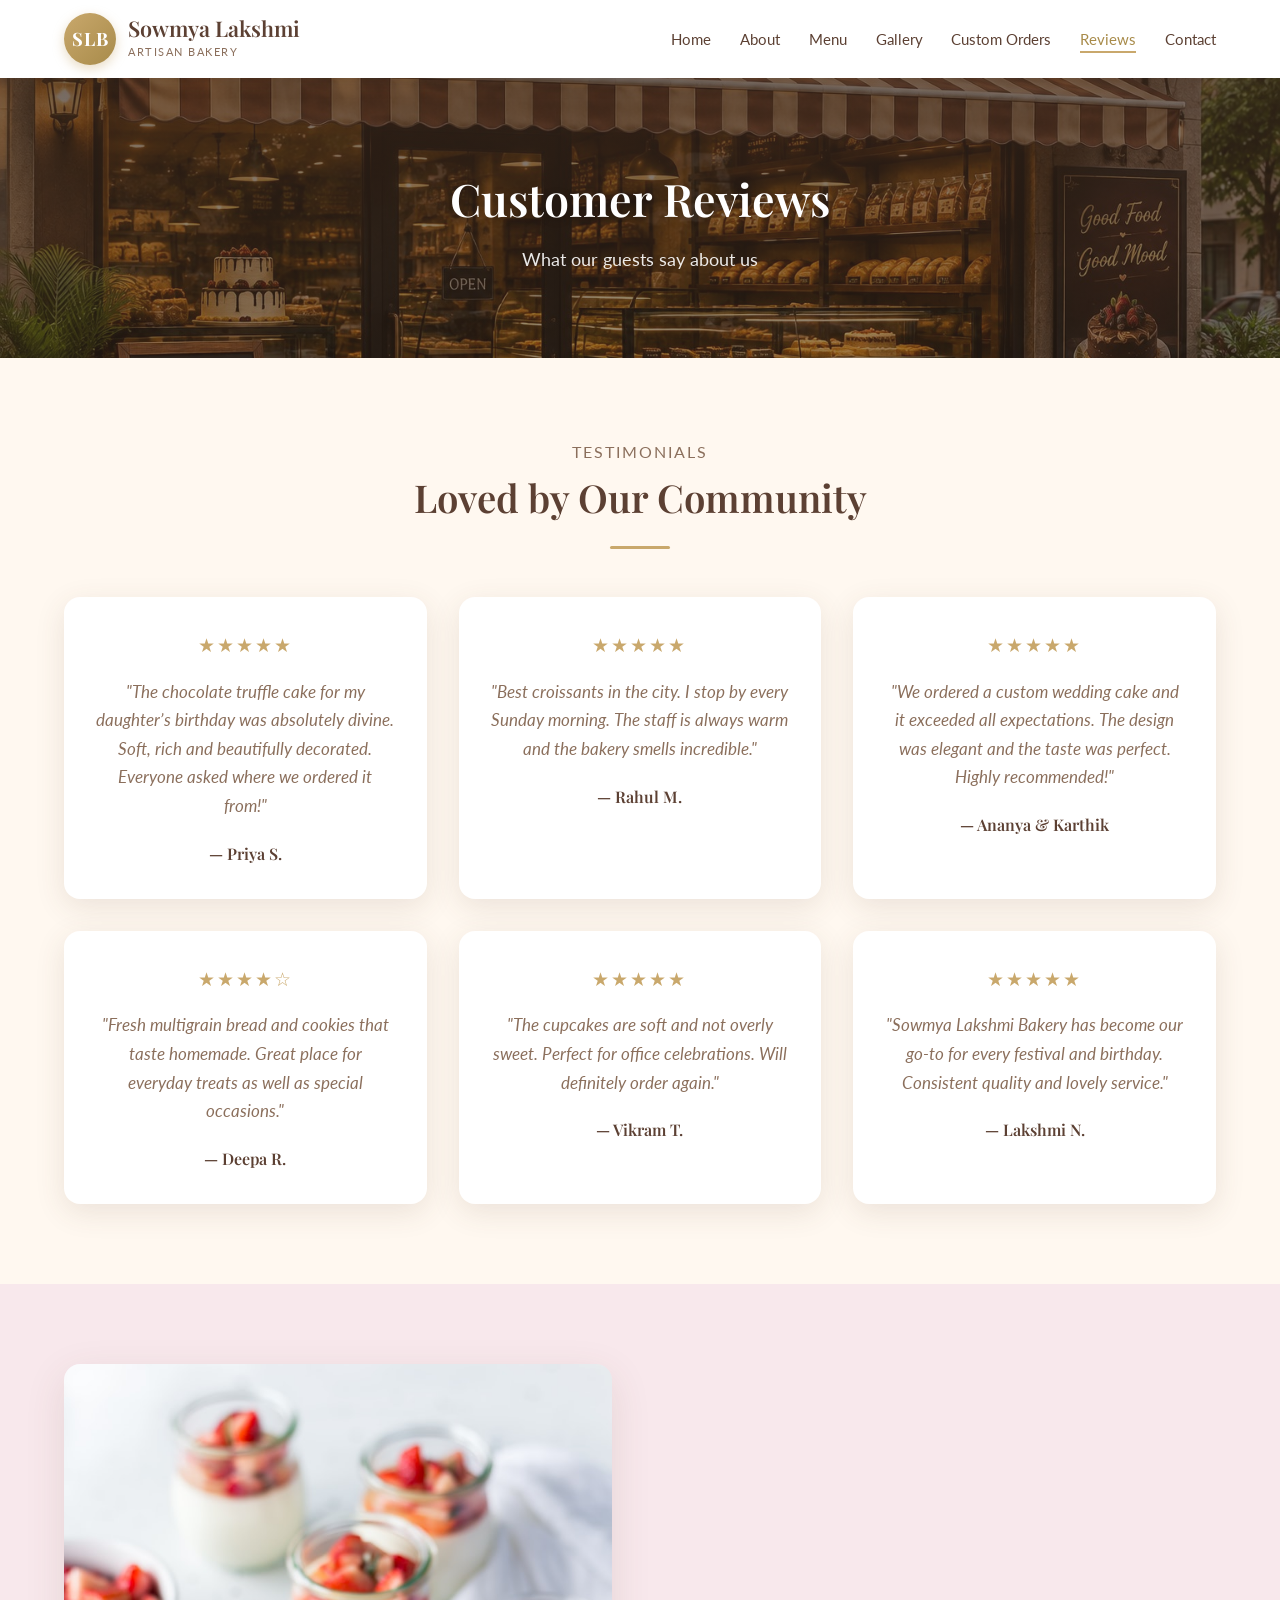
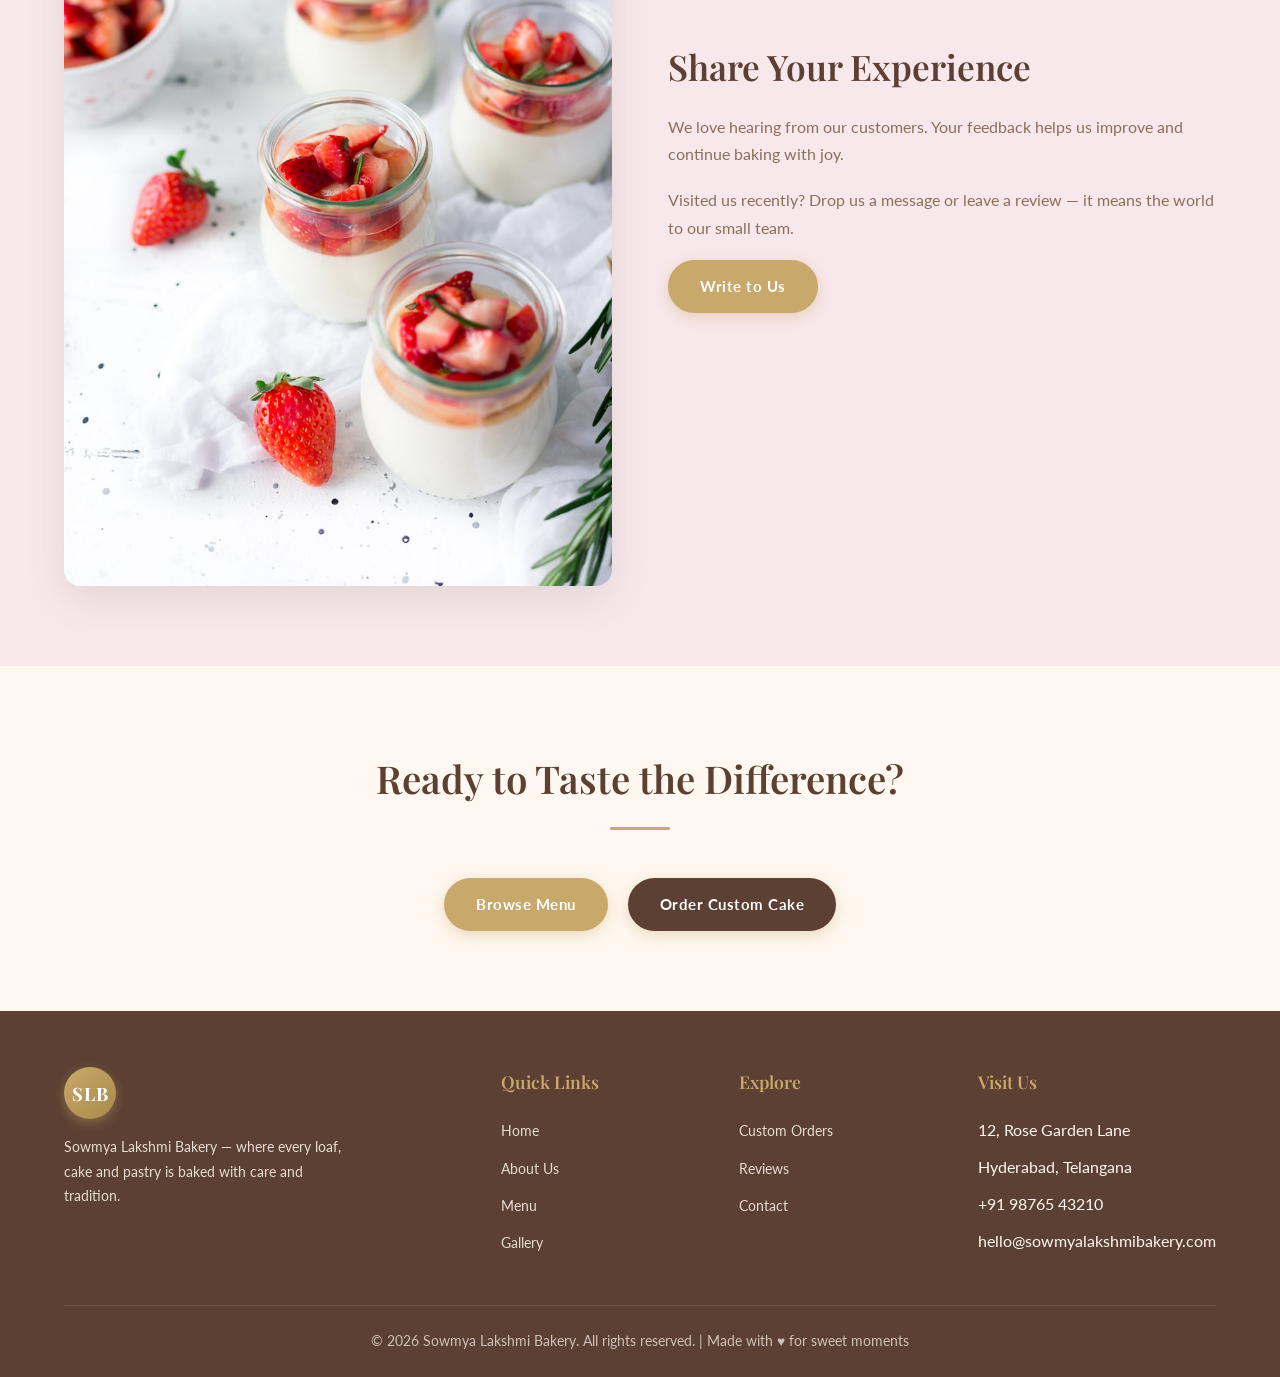
<file: bakery-website/reviews.html>
<!DOCTYPE html>
<html lang="en">
<head>
  <meta charset="UTF-8">
  <meta name="viewport" content="width=device-width, initial-scale=1.0">
  <title>Reviews | Sowmya Lakshmi Bakery</title>
  <link rel="stylesheet" href="css/styles.css">
</head>
<body>

  <header>
    <div class="container header-inner">
      <a href="index.html" class="logo">
        <div class="logo-mark">SLB</div>
        <div class="logo-text">
          <span class="brand">Sowmya Lakshmi</span>
          <span class="tagline">Artisan Bakery</span>
        </div>
      </a>
      <nav>
        <button class="nav-toggle" aria-label="Toggle menu">
          <span></span><span></span><span></span>
        </button>
        <ul>
          <li><a href="index.html">Home</a></li>
          <li><a href="about.html">About</a></li>
          <li><a href="menu.html">Menu</a></li>
          <li><a href="gallery.html">Gallery</a></li>
          <li><a href="custom.html">Custom Orders</a></li>
          <li><a href="reviews.html" class="active">Reviews</a></li>
          <li><a href="contact.html">Contact</a></li>
        </ul>
      </nav>
    </div>
  </header>

  <section class="page-hero">
    <div>
      <h1>Customer Reviews</h1>
      <p>What our guests say about us</p>
    </div>
  </section>

  <section class="section">
    <div class="container">
      <div class="section-title">
        <p class="subtitle">Testimonials</p>
        <h2>Loved by Our Community</h2>
        <div class="divider"></div>
      </div>

      <div class="cards-grid">
        <div class="review-card">
          <div class="stars">★★★★★</div>
          <p>"The chocolate truffle cake for my daughter’s birthday was absolutely divine. Soft, rich and beautifully decorated. Everyone asked where we ordered it from!"</p>
          <div class="reviewer">— Priya S.</div>
        </div>
        <div class="review-card">
          <div class="stars">★★★★★</div>
          <p>"Best croissants in the city. I stop by every Sunday morning. The staff is always warm and the bakery smells incredible."</p>
          <div class="reviewer">— Rahul M.</div>
        </div>
        <div class="review-card">
          <div class="stars">★★★★★</div>
          <p>"We ordered a custom wedding cake and it exceeded all expectations. The design was elegant and the taste was perfect. Highly recommended!"</p>
          <div class="reviewer">— Ananya & Karthik</div>
        </div>
        <div class="review-card">
          <div class="stars">★★★★☆</div>
          <p>"Fresh multigrain bread and cookies that taste homemade. Great place for everyday treats as well as special occasions."</p>
          <div class="reviewer">— Deepa R.</div>
        </div>
        <div class="review-card">
          <div class="stars">★★★★★</div>
          <p>"The cupcakes are soft and not overly sweet. Perfect for office celebrations. Will definitely order again."</p>
          <div class="reviewer">— Vikram T.</div>
        </div>
        <div class="review-card">
          <div class="stars">★★★★★</div>
          <p>"Sowmya Lakshmi Bakery has become our go-to for every festival and birthday. Consistent quality and lovely service."</p>
          <div class="reviewer">— Lakshmi N.</div>
        </div>
      </div>
    </div>
  </section>

  <section class="section bg-soft">
    <div class="container">
      <div class="about-preview">
        <div>
          <img src="images/review1.jpg" alt="Happy customers enjoying desserts">
        </div>
        <div class="content">
          <h2>Share Your Experience</h2>
          <p>We love hearing from our customers. Your feedback helps us improve and continue baking with joy.</p>
          <p>Visited us recently? Drop us a message or leave a review — it means the world to our small team.</p>
          <a href="contact.html" class="btn">Write to Us</a>
        </div>
      </div>
    </div>
  </section>

  <section class="section">
    <div class="container text-center">
      <div class="section-title">
        <h2>Ready to Taste the Difference?</h2>
        <div class="divider"></div>
      </div>
      <a href="menu.html" class="btn">Browse Menu</a>
      <a href="custom.html" class="btn" style="margin-left: 1rem; background: var(--brown);">Order Custom Cake</a>
    </div>
  </section>

  <footer>
    <div class="container">
      <div class="footer-grid">
        <div class="footer-brand">
          <div class="logo-mark">SLB</div>
          <p>Sowmya Lakshmi Bakery — where every loaf, cake and pastry is baked with care and tradition.</p>
        </div>
        <div class="footer-col">
          <h4>Quick Links</h4>
          <ul>
            <li><a href="index.html">Home</a></li>
            <li><a href="about.html">About Us</a></li>
            <li><a href="menu.html">Menu</a></li>
            <li><a href="gallery.html">Gallery</a></li>
          </ul>
        </div>
        <div class="footer-col">
          <h4>Explore</h4>
          <ul>
            <li><a href="custom.html">Custom Orders</a></li>
            <li><a href="reviews.html">Reviews</a></li>
            <li><a href="contact.html">Contact</a></li>
          </ul>
        </div>
        <div class="footer-col">
          <h4>Visit Us</h4>
          <ul>
            <li>12, Rose Garden Lane</li>
            <li>Hyderabad, Telangana</li>
            <li>+91 98765 43210</li>
            <li>hello@sowmyalakshmibakery.com</li>
          </ul>
        </div>
      </div>
      <div class="footer-bottom">
        &copy; 2026 Sowmya Lakshmi Bakery. All rights reserved. | Made with ♥ for sweet moments
      </div>
    </div>
  </footer>

  <script src="js/script.js"></script>
</body>
</html>
</file>
<file: bakery-website/css/styles.css>
/* ============================================
   Sowmya Lakshmi Bakery - Elegant Stylesheet
   ============================================ */

@import url('https://fonts.googleapis.com/css2?family=Playfair+Display:wght@400;500;600;700&family=Lato:wght@300;400;700&display=swap');

:root {
  --cream: #FFF8F0;
  --soft-pink: #F8E8EC;
  --blush: #E8B4B8;
  --gold: #C9A86C;
  --gold-dark: #A88B4A;
  --brown: #5C4033;
  --brown-light: #8B6F5C;
  --text: #3D2B1F;
  --white: #FFFFFF;
  --shadow: rgba(92, 64, 51, 0.12);
  --transition: all 0.35s ease;
}

* {
  margin: 0;
  padding: 0;
  box-sizing: border-box;
}

html {
  scroll-behavior: smooth;
}

body {
  font-family: 'Lato', sans-serif;
  background-color: var(--cream);
  color: var(--text);
  line-height: 1.7;
  overflow-x: hidden;
}

h1, h2, h3, h4, h5 {
  font-family: 'Playfair Display', serif;
  font-weight: 600;
  color: var(--brown);
}

a {
  text-decoration: none;
  color: inherit;
  transition: var(--transition);
}

img {
  max-width: 100%;
  height: auto;
  display: block;
}

.container {
  width: 90%;
  max-width: 1200px;
  margin: 0 auto;
}

/* ========== HEADER & NAV ========== */
header {
  background: var(--white);
  box-shadow: 0 2px 20px var(--shadow);
  position: sticky;
  top: 0;
  z-index: 1000;
}

.header-inner {
  display: flex;
  align-items: center;
  justify-content: space-between;
  padding: 0.8rem 0;
}

.logo {
  display: flex;
  align-items: center;
  gap: 12px;
}

.logo-mark {
  width: 52px;
  height: 52px;
  background: linear-gradient(135deg, var(--gold), var(--gold-dark));
  border-radius: 50%;
  display: flex;
  align-items: center;
  justify-content: center;
  color: var(--white);
  font-family: 'Playfair Display', serif;
  font-weight: 700;
  font-size: 1.15rem;
  letter-spacing: 1px;
  box-shadow: 0 4px 12px rgba(201, 168, 108, 0.4);
}

.logo-text {
  display: flex;
  flex-direction: column;
}

.logo-text .brand {
  font-family: 'Playfair Display', serif;
  font-size: 1.35rem;
  font-weight: 600;
  color: var(--brown);
  line-height: 1.2;
}

.logo-text .tagline {
  font-size: 0.7rem;
  color: var(--brown-light);
  letter-spacing: 1.5px;
  text-transform: uppercase;
}

nav ul {
  display: flex;
  list-style: none;
  gap: 1.8rem;
  align-items: center;
}

nav a {
  font-size: 0.95rem;
  font-weight: 400;
  color: var(--brown);
  position: relative;
  padding: 0.3rem 0;
}

nav a::after {
  content: '';
  position: absolute;
  bottom: 0;
  left: 0;
  width: 0;
  height: 2px;
  background: var(--gold);
  transition: width 0.3s ease;
}

nav a:hover::after,
nav a.active::after {
  width: 100%;
}

nav a:hover,
nav a.active {
  color: var(--gold-dark);
}

.nav-toggle {
  display: none;
  background: none;
  border: none;
  cursor: pointer;
  flex-direction: column;
  gap: 5px;
  padding: 5px;
}

.nav-toggle span {
  display: block;
  width: 24px;
  height: 2px;
  background: var(--brown);
  transition: var(--transition);
}

/* ========== HERO SLIDER ========== */
.slider-section {
  position: relative;
  height: 85vh;
  min-height: 480px;
  overflow: hidden;
}

.slider {
  position: relative;
  width: 100%;
  height: 100%;
}

.slide {
  position: absolute;
  inset: 0;
  opacity: 0;
  transition: opacity 1s ease;
  background-size: cover;
  background-position: center;
}

.slide.active {
  opacity: 1;
  z-index: 1;
}

.slide::before {
  content: '';
  position: absolute;
  inset: 0;
  background: linear-gradient(to right, rgba(61, 43, 31, 0.65), rgba(61, 43, 31, 0.25));
}

.slide-content {
  position: relative;
  z-index: 2;
  height: 100%;
  display: flex;
  flex-direction: column;
  justify-content: center;
  align-items: flex-start;
  color: var(--white);
  max-width: 650px;
  padding: 0 5%;
}

.slide-content h1 {
  font-size: clamp(2.2rem, 5vw, 3.5rem);
  color: var(--white);
  margin-bottom: 1rem;
  line-height: 1.2;
  text-shadow: 0 2px 10px rgba(0,0,0,0.3);
}

.slide-content p {
  font-size: 1.15rem;
  margin-bottom: 1.8rem;
  opacity: 0.95;
  font-weight: 300;
}

.btn {
  display: inline-block;
  padding: 0.85rem 2rem;
  background: var(--gold);
  color: var(--white);
  border: none;
  border-radius: 50px;
  font-family: 'Lato', sans-serif;
  font-size: 0.95rem;
  font-weight: 700;
  letter-spacing: 0.5px;
  cursor: pointer;
  transition: var(--transition);
  box-shadow: 0 4px 15px rgba(201, 168, 108, 0.4);
}

.btn:hover {
  background: var(--gold-dark);
  transform: translateY(-2px);
  box-shadow: 0 6px 20px rgba(201, 168, 108, 0.5);
}

.btn-outline {
  background: transparent;
  border: 2px solid var(--white);
  box-shadow: none;
}

.btn-outline:hover {
  background: var(--white);
  color: var(--brown);
}

.slider-controls {
  position: absolute;
  bottom: 30px;
  left: 50%;
  transform: translateX(-50%);
  z-index: 10;
  display: flex;
  gap: 10px;
}

.dot {
  width: 12px;
  height: 12px;
  border-radius: 50%;
  background: rgba(255,255,255,0.5);
  border: none;
  cursor: pointer;
  transition: var(--transition);
}

.dot.active {
  background: var(--gold);
  transform: scale(1.2);
}

.slider-arrow {
  position: absolute;
  top: 50%;
  transform: translateY(-50%);
  z-index: 10;
  background: rgba(255,255,255,0.2);
  border: none;
  color: white;
  width: 48px;
  height: 48px;
  border-radius: 50%;
  font-size: 1.4rem;
  cursor: pointer;
  transition: var(--transition);
  backdrop-filter: blur(4px);
}

.slider-arrow:hover {
  background: var(--gold);
}

.slider-arrow.prev { left: 20px; }
.slider-arrow.next { right: 20px; }

/* ========== SECTIONS ========== */
.section {
  padding: 5rem 0;
}

.section-title {
  text-align: center;
  margin-bottom: 3rem;
}

.section-title h2 {
  font-size: 2.4rem;
  margin-bottom: 0.5rem;
}

.section-title .subtitle {
  color: var(--brown-light);
  font-size: 1rem;
  letter-spacing: 2px;
  text-transform: uppercase;
}

.section-title .divider {
  width: 60px;
  height: 3px;
  background: var(--gold);
  margin: 1rem auto 0;
  border-radius: 2px;
}

/* ========== FEATURED / CARDS ========== */
.cards-grid {
  display: grid;
  grid-template-columns: repeat(auto-fit, minmax(280px, 1fr));
  gap: 2rem;
}

.card {
  background: var(--white);
  border-radius: 16px;
  overflow: hidden;
  box-shadow: 0 8px 30px var(--shadow);
  transition: var(--transition);
}

.card:hover {
  transform: translateY(-8px);
  box-shadow: 0 16px 40px rgba(92, 64, 51, 0.18);
}

.card-img {
  height: 220px;
  overflow: hidden;
}

.card-img img {
  width: 100%;
  height: 100%;
  object-fit: cover;
  transition: transform 0.5s ease;
}

.card:hover .card-img img {
  transform: scale(1.08);
}

.card-body {
  padding: 1.5rem;
}

.card-body h3 {
  font-size: 1.3rem;
  margin-bottom: 0.5rem;
}

.card-body p {
  color: var(--brown-light);
  font-size: 0.95rem;
  margin-bottom: 1rem;
}

.price {
  font-family: 'Playfair Display', serif;
  color: var(--gold-dark);
  font-size: 1.25rem;
  font-weight: 600;
}

/* ========== ABOUT SNIPPET ========== */
.about-preview {
  display: grid;
  grid-template-columns: 1fr 1fr;
  gap: 3.5rem;
  align-items: center;
}

.about-preview img {
  border-radius: 16px;
  box-shadow: 0 12px 40px var(--shadow);
}

.about-preview .content h2 {
  font-size: 2.2rem;
  margin-bottom: 1rem;
}

.about-preview .content p {
  margin-bottom: 1.2rem;
  color: var(--brown-light);
}

/* ========== MENU PAGE ========== */
.menu-categories {
  display: flex;
  justify-content: center;
  flex-wrap: wrap;
  gap: 1rem;
  margin-bottom: 3rem;
}

.cat-btn {
  padding: 0.6rem 1.5rem;
  border: 1.5px solid var(--gold);
  background: transparent;
  color: var(--brown);
  border-radius: 50px;
  cursor: pointer;
  font-size: 0.9rem;
  transition: var(--transition);
}

.cat-btn:hover,
.cat-btn.active {
  background: var(--gold);
  color: var(--white);
}

.menu-item {
  display: flex;
  gap: 1.5rem;
  background: var(--white);
  border-radius: 12px;
  padding: 1.2rem;
  margin-bottom: 1.2rem;
  box-shadow: 0 4px 20px var(--shadow);
  align-items: center;
}

.menu-item img {
  width: 110px;
  height: 110px;
  object-fit: cover;
  border-radius: 10px;
  flex-shrink: 0;
}

.menu-item-info {
  flex: 1;
}

.menu-item-info h3 {
  font-size: 1.2rem;
  margin-bottom: 0.3rem;
}

.menu-item-info p {
  font-size: 0.9rem;
  color: var(--brown-light);
}

.menu-item .price {
  font-size: 1.3rem;
}

/* ========== GALLERY ========== */
.gallery-grid {
  display: grid;
  grid-template-columns: repeat(auto-fill, minmax(260px, 1fr));
  gap: 1.5rem;
}

.gallery-item {
  position: relative;
  border-radius: 12px;
  overflow: hidden;
  height: 260px;
  box-shadow: 0 6px 25px var(--shadow);
}

.gallery-item img {
  width: 100%;
  height: 100%;
  object-fit: cover;
  transition: transform 0.5s ease;
}

.gallery-item:hover img {
  transform: scale(1.1);
}

.gallery-item .overlay {
  position: absolute;
  inset: 0;
  background: rgba(92, 64, 51, 0.55);
  display: flex;
  align-items: center;
  justify-content: center;
  opacity: 0;
  transition: opacity 0.3s ease;
}

.gallery-item:hover .overlay {
  opacity: 1;
}

.overlay span {
  color: white;
  font-family: 'Playfair Display', serif;
  font-size: 1.2rem;
}

/* ========== CUSTOM ORDER ========== */
.custom-hero {
  display: grid;
  grid-template-columns: 1fr 1fr;
  gap: 3rem;
  align-items: center;
}

.form-card {
  background: var(--white);
  padding: 2.5rem;
  border-radius: 16px;
  box-shadow: 0 10px 40px var(--shadow);
}

.form-group {
  margin-bottom: 1.3rem;
}

.form-group label {
  display: block;
  margin-bottom: 0.4rem;
  font-size: 0.9rem;
  color: var(--brown);
  font-weight: 700;
}

.form-group input,
.form-group select,
.form-group textarea {
  width: 100%;
  padding: 0.75rem 1rem;
  border: 1.5px solid #E5D9C8;
  border-radius: 8px;
  font-family: 'Lato', sans-serif;
  font-size: 0.95rem;
  background: var(--cream);
  transition: border-color 0.3s;
}

.form-group input:focus,
.form-group select:focus,
.form-group textarea:focus {
  outline: none;
  border-color: var(--gold);
}

.form-group textarea {
  resize: vertical;
  min-height: 110px;
}

/* ========== CONTACT ========== */
.contact-grid {
  display: grid;
  grid-template-columns: 1fr 1.2fr;
  gap: 3rem;
}

.contact-info {
  background: linear-gradient(145deg, var(--brown), #4A3428);
  color: var(--white);
  padding: 2.5rem;
  border-radius: 16px;
}

.contact-info h3 {
  color: var(--gold);
  margin-bottom: 1.5rem;
  font-size: 1.5rem;
}

.info-item {
  display: flex;
  gap: 1rem;
  margin-bottom: 1.5rem;
  align-items: flex-start;
}

.info-item .icon {
  width: 40px;
  height: 40px;
  background: rgba(201, 168, 108, 0.25);
  border-radius: 50%;
  display: flex;
  align-items: center;
  justify-content: center;
  flex-shrink: 0;
  font-size: 1.1rem;
}

.info-item h4 {
  color: var(--gold);
  font-size: 0.95rem;
  margin-bottom: 0.2rem;
}

.info-item p {
  font-size: 0.9rem;
  opacity: 0.9;
}

/* ========== REVIEWS ========== */
.review-card {
  background: var(--white);
  padding: 2rem;
  border-radius: 16px;
  box-shadow: 0 8px 30px var(--shadow);
  text-align: center;
}

.stars {
  color: var(--gold);
  font-size: 1.2rem;
  margin-bottom: 1rem;
  letter-spacing: 2px;
}

.review-card p {
  font-style: italic;
  color: var(--brown-light);
  margin-bottom: 1.2rem;
  font-size: 1.05rem;
}

.reviewer {
  font-family: 'Playfair Display', serif;
  font-weight: 600;
  color: var(--brown);
}

/* ========== FOOTER ========== */
footer {
  background: var(--brown);
  color: var(--cream);
  padding: 3.5rem 0 1.5rem;
}

.footer-grid {
  display: grid;
  grid-template-columns: 2fr 1fr 1fr 1.2fr;
  gap: 2.5rem;
  margin-bottom: 2.5rem;
}

.footer-brand .logo-mark {
  margin-bottom: 1rem;
}

.footer-brand p {
  font-size: 0.9rem;
  opacity: 0.85;
  margin-top: 0.8rem;
  max-width: 280px;
}

.footer-col h4 {
  color: var(--gold);
  font-size: 1.1rem;
  margin-bottom: 1.2rem;
}

.footer-col ul {
  list-style: none;
}

.footer-col li {
  margin-bottom: 0.6rem;
}

.footer-col a {
  font-size: 0.9rem;
  opacity: 0.85;
}

.footer-col a:hover {
  opacity: 1;
  color: var(--gold);
}

.footer-bottom {
  border-top: 1px solid rgba(255,255,255,0.15);
  padding-top: 1.5rem;
  text-align: center;
  font-size: 0.85rem;
  opacity: 0.7;
}

/* ========== PAGE HERO (inner pages) ========== */
.page-hero {
  background: linear-gradient(rgba(61, 43, 31, 0.7), rgba(61, 43, 31, 0.5)),
              url('../images/shop.jpg') center/cover;
  height: 280px;
  display: flex;
  align-items: center;
  justify-content: center;
  text-align: center;
  color: white;
}

.page-hero h1 {
  color: white;
  font-size: 2.8rem;
  text-shadow: 0 2px 8px rgba(0,0,0,0.3);
}

.page-hero p {
  margin-top: 0.5rem;
  opacity: 0.9;
  font-size: 1.1rem;
}

/* ========== UTILITIES ========== */
.text-center { text-align: center; }
.mt-2 { margin-top: 2rem; }
.mb-2 { margin-bottom: 2rem; }

.bg-soft {
  background: var(--soft-pink);
}

/* ========== RESPONSIVE ========== */
@media (max-width: 900px) {
  .about-preview,
  .custom-hero,
  .contact-grid {
    grid-template-columns: 1fr;
  }

  .footer-grid {
    grid-template-columns: 1fr 1fr;
  }

  nav ul {
    display: none;
    position: absolute;
    top: 100%;
    left: 0;
    right: 0;
    background: white;
    flex-direction: column;
    padding: 1.5rem;
    gap: 1rem;
    box-shadow: 0 10px 30px var(--shadow);
  }

  nav ul.open {
    display: flex;
  }

  .nav-toggle {
    display: flex;
  }
}

@media (max-width: 600px) {
  .footer-grid {
    grid-template-columns: 1fr;
  }

  .menu-item {
    flex-direction: column;
    text-align: center;
  }

  .menu-item img {
    width: 100%;
    height: 180px;
  }

  .slider-section {
    height: 70vh;
  }

  .slide-content {
    align-items: center;
    text-align: center;
  }
}
</file>
